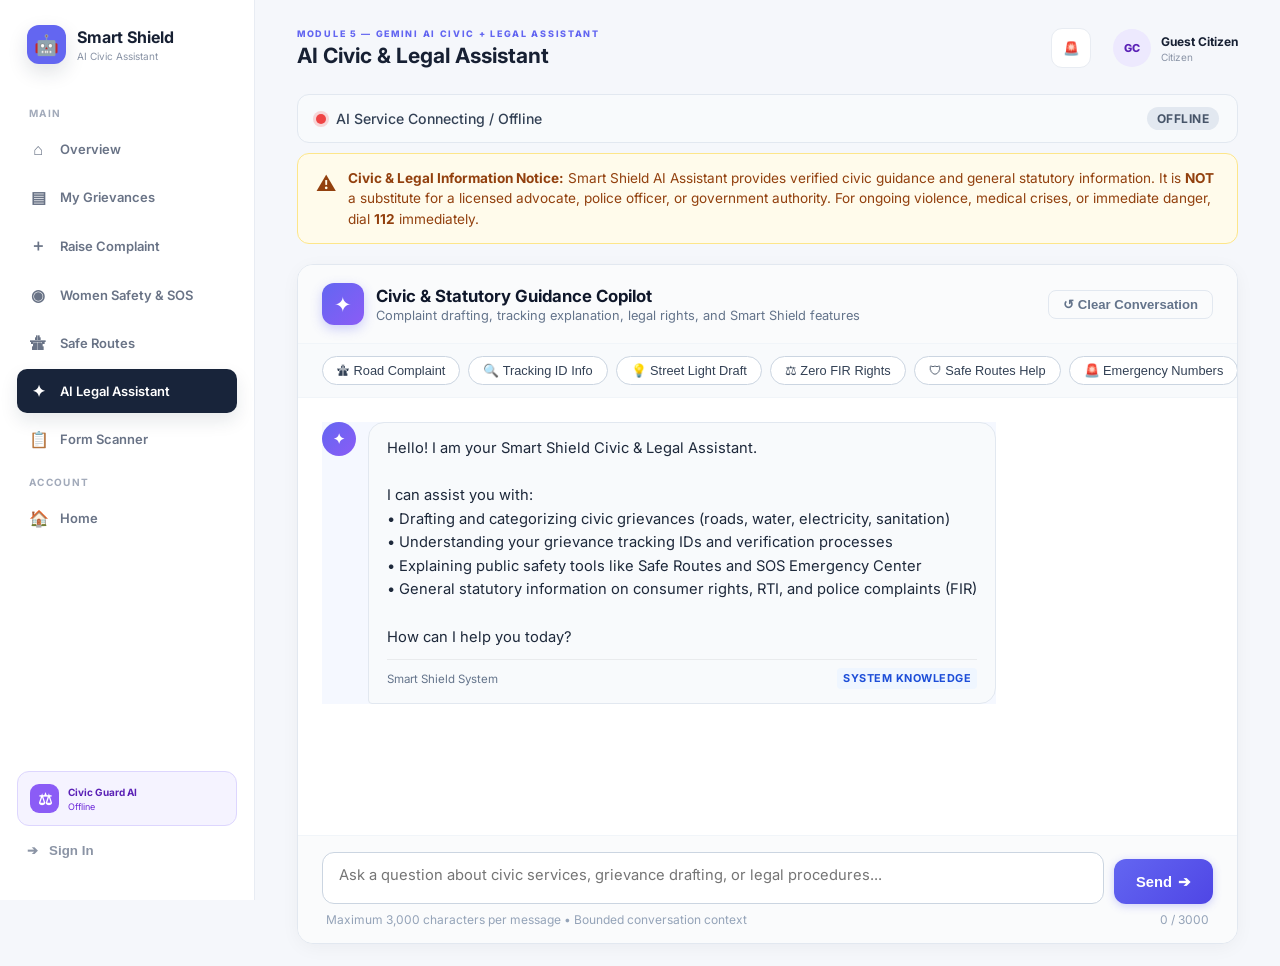
<file: Smart_Shield_Public_Grievance_Frontend/smart_shield_frontend/ai-assistant.html>
<!DOCTYPE html>
<html lang="en">
<head>
  <meta charset="UTF-8">
  <meta name="viewport" content="width=device-width, initial-scale=1.0">
  <title>Smart Shield | AI Civic + Legal Assistant</title>
  <link rel="preconnect" href="https://fonts.googleapis.com">
  <link rel="preconnect" href="https://fonts.gstatic.com" crossorigin>
  <link href="https://fonts.googleapis.com/css2?family=Inter:wght@400;500;600;700;800;900&display=swap" rel="stylesheet">
  <link rel="stylesheet" href="css/grievance.css">
  <link rel="stylesheet" href="css/safety.css">
  <link rel="stylesheet" href="css/safe-routes.css">
  <link rel="stylesheet" href="css/ai-assistant.css">
</head>
<body>
  <div class="app-shell">
    <!-- Sidebar Navigation -->
    <aside class="sidebar" id="sidebar">
      <div class="brand">
        <div class="brand-mark" style="background:#6366f1;">🤖</div>
        <div><strong>Smart Shield</strong><span>AI Civic Assistant</span></div>
      </div>

      <nav class="nav">
        <p class="nav-label">MAIN</p>
        <a class="nav-item" href="grievance.html"><span>⌂</span> Overview</a>
        <a class="nav-item" href="grievance.html#complaints"><span>▤</span> My Grievances</a>
        <a class="nav-item" href="grievance.html#raise"><span>＋</span> Raise Complaint</a>
        <a class="nav-item" href="safety.html"><span>◉</span> Women Safety & SOS</a>
        <a class="nav-item" href="safe-routes.html"><span>🛣</span> Safe Routes</a>
        <a class="nav-item active" href="ai-assistant.html"><span>✦</span> AI Legal Assistant</a>
        <a class="nav-item" href="form-scanner.html"><span>📋</span> Form Scanner</a>
        <p class="nav-label">ACCOUNT</p>
        <a class="nav-item" href="../../index.html"><span>🏠</span> Home</a>
      </nav>

      <div class="sidebar-bottom">
        <div class="safety-mini" style="background:#f5f3ff;border-color:#ddd6fe;">
          <div class="mini-icon" style="background:#8b5cf6;">⚖</div>
          <div><strong style="color:#5b21b6;">Civic Guard AI</strong><small id="sidebarAiStatus" style="color:#6d28d9;">Checking Engine...</small></div>
        </div>
        <button class="logout" id="authBtn">↪ &nbsp; Logout</button>
      </div>
    </aside>

    <main class="main">
      <header class="topbar">
        <button class="menu-btn" id="menuBtn">☰</button>
        <div>
          <p class="eyebrow" style="color:#6366f1;">MODULE 5 — GEMINI AI CIVIC + LEGAL ASSISTANT</p>
          <h1 id="welcomeGreeting">AI Civic &amp; Legal Assistant</h1>
        </div>
        <div class="top-actions">
          <button class="icon-btn" title="Emergency Help" onclick="window.location.href='safety.html'">🚨</button>
          <div class="profile">
            <div class="avatar" id="userAvatar" style="background:#ede9fe;color:#5b21b6;">AI</div>
            <div><strong id="userName">Citizen</strong><small id="userRole">Citizen</small></div>
          </div>
        </div>
      </header>

      <div class="ai-assistant-layout">
        <!-- Banners Container -->
        <div class="ai-banners">
          <!-- Live AI Engine Status Banner -->
          <div class="ai-status-banner" id="aiStatusBanner">
            <div class="ai-status-info">
              <span class="ai-status-indicator" id="statusIndicator"></span>
              <span id="aiStatusText">Connecting to Smart Shield AI Engine...</span>
            </div>
            <span class="ai-engine-badge" id="aiEngineBadge">Checking</span>
          </div>

          <!-- Mandatory Legal Disclaimer Banner -->
          <div class="legal-disclaimer-banner">
            <span class="disclaimer-icon">⚠️</span>
            <div>
              <strong>Civic &amp; Legal Information Notice:</strong>
              Smart Shield AI Assistant provides verified civic guidance and general statutory information. It is <strong>NOT</strong> a substitute for a licensed advocate, police officer, or government authority. For ongoing violence, medical crises, or immediate danger, dial <strong>112</strong> immediately.
            </div>
          </div>
        </div>

        <!-- Chat Application Card -->
        <section class="chat-card">
          <div class="chat-card-header">
            <div class="chat-header-title">
              <div class="chat-avatar-bot">✦</div>
              <div class="chat-title-text">
                <h2>Civic &amp; Statutory Guidance Copilot</h2>
                <p>Complaint drafting, tracking explanation, legal rights, and Smart Shield features</p>
              </div>
            </div>
            <div class="chat-actions">
              <button class="btn-ghost" id="clearChatBtn" title="Reset chat history">↺ Clear Conversation</button>
            </div>
          </div>

          <!-- Quick Suggestion Pills -->
          <div class="quick-prompts-bar">
            <button class="prompt-chip" data-prompt="How do I file a road pothole complaint?">🛣 Road Complaint</button>
            <button class="prompt-chip" data-prompt="What does my grievance tracking ID mean?">🔍 Tracking ID Info</button>
            <button class="prompt-chip" data-prompt="Help me draft a complaint for street light failure">💡 Street Light Draft</button>
            <button class="prompt-chip" data-prompt="What are my rights regarding FIR and Zero FIR in India?">⚖ Zero FIR Rights</button>
            <button class="prompt-chip" data-prompt="How does Safe Routes score and community rating work?">🛡 Safe Routes Help</button>
            <button class="prompt-chip" data-prompt="What should I do in an emergency? What numbers should I call?">🚨 Emergency Numbers</button>
            <button class="prompt-chip" data-prompt="How do I file an RTI application?">📄 RTI Act 2005</button>
          </div>

          <!-- Chat Conversation Viewport -->
          <div class="chat-messages" id="chatMessages">
            <!-- Welcome Initial Message -->
            <div class="message-row assistant">
              <div class="msg-avatar bot">✦</div>
              <div class="message-bubble">
                <div class="msg-content">Hello! I am your Smart Shield Civic & Legal Assistant.

I can assist you with:
• Drafting and categorizing civic grievances (roads, water, electricity, sanitation)
• Understanding your grievance tracking IDs and verification processes
• Explaining public safety tools like Safe Routes and SOS Emergency Center
• General statutory information on consumer rights, RTI, and police complaints (FIR)

How can I help you today?</div>
                <div class="msg-meta-bar">
                  <span>Smart Shield System</span>
                  <span class="msg-source-tag local-kb">SYSTEM KNOWLEDGE</span>
                </div>
              </div>
            </div>
          </div>

          <!-- Chat Input Area -->
          <div class="chat-input-bar">
            <form id="chatForm" class="chat-form">
              <div class="chat-input-row">
                <textarea 
                  id="chatInput" 
                  class="chat-textarea" 
                  placeholder="Ask a question about civic services, grievance drafting, or legal procedures..." 
                  maxlength="3000" 
                  rows="1"
                  required
                ></textarea>
                <button type="submit" id="sendBtn" class="btn-send">
                  <span>Send</span> ➔
                </button>
              </div>
              <div class="chat-input-footer">
                <span>Maximum 3,000 characters per message • Bounded conversation context</span>
                <span id="charCounter">0 / 3000</span>
              </div>
            </form>
          </div>
        </section>
      </div>
    </main>
  </div>

  <!-- Citizen Auth Modal (Sign In / Register) -->
  <div class="modal" id="authModal">
    <div class="modal-card" style="max-width:440px;">
      <button class="close" data-close>×</button>
      <span class="pill" id="authPill">CITIZEN ACCESS</span>
      <h2 id="authTitle" style="margin-top:10px;">Citizen Sign In</h2>
      <p id="authSub" style="margin-bottom:16px;">Sign in to interact with the AI Civic Assistant.</p>
      
      <form id="authForm">
        <div id="authNameRow" style="display:none;margin-bottom:12px;">
          <label>Full Name *<input id="authFullName" placeholder="e.g. Abhay Yadav"></label>
        </div>
        <label>Email Address *<input id="authEmail" type="email" required placeholder="name@example.com"></label>
        <label>Password *<input id="authPassword" type="password" required placeholder="••••••••"></label>
        
        <div style="margin-top:18px;display:flex;gap:10px;">
          <button class="primary-btn" type="submit" id="authSubmitBtn" style="flex:1;">Sign In</button>
          <button class="secondary-btn" type="button" id="authToggleBtn">Register</button>
        </div>
        <p id="authError" style="color:#ef4444;font-size:12px;margin-top:10px;display:none;"></p>
      </form>
    </div>
  </div>

  <script src="js/api.js"></script>
  <script src="js/ai-assistant.js"></script>
</body>
</html>
</file>
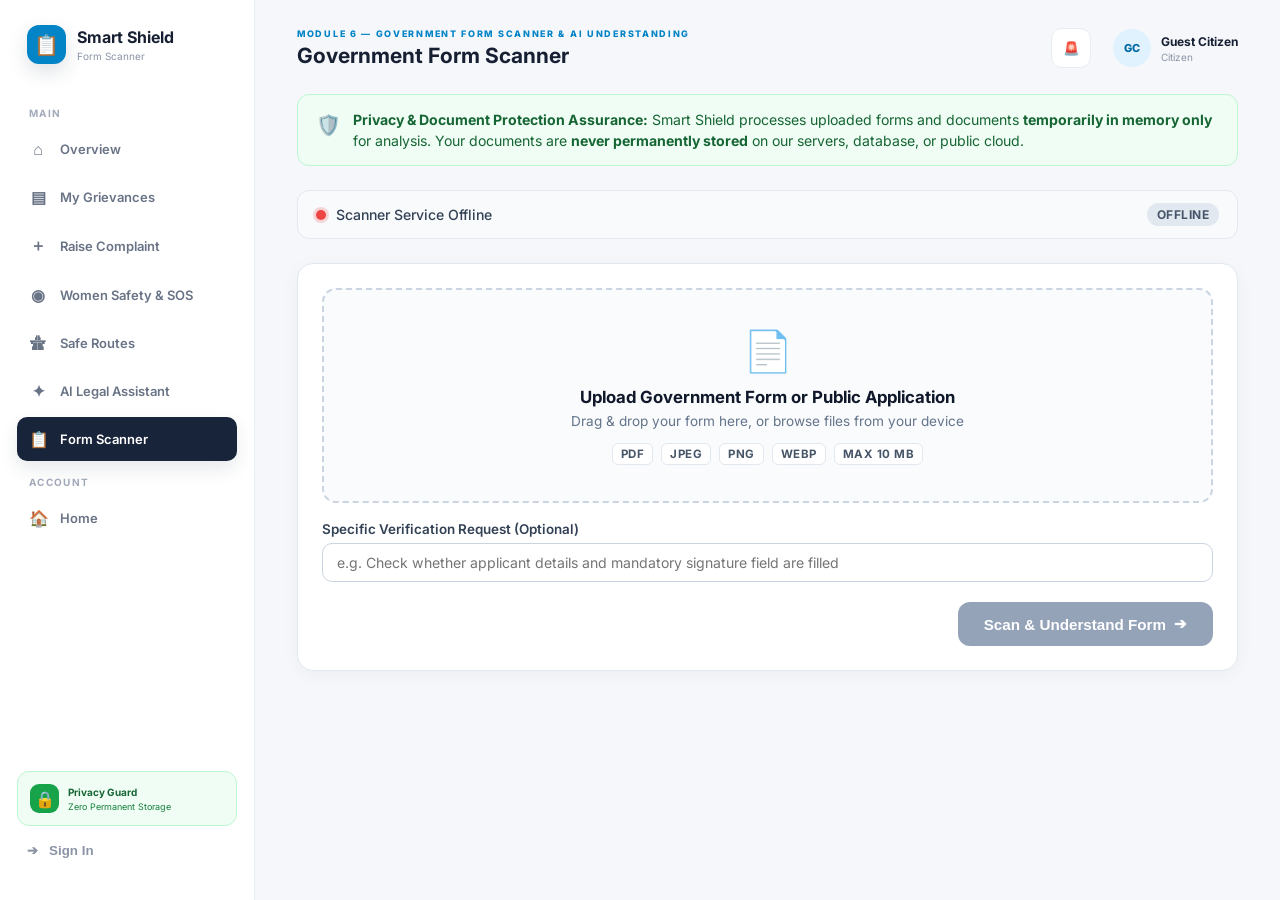
<file: Smart_Shield_Public_Grievance_Frontend/smart_shield_frontend/form-scanner.html>
<!DOCTYPE html>
<html lang="en">
<head>
  <meta charset="UTF-8">
  <meta name="viewport" content="width=device-width, initial-scale=1.0">
  <title>Smart Shield | Government Form Scanner</title>
  <link rel="preconnect" href="https://fonts.googleapis.com">
  <link rel="preconnect" href="https://fonts.gstatic.com" crossorigin>
  <link href="https://fonts.googleapis.com/css2?family=Inter:wght@400;500;600;700;800;900&display=swap" rel="stylesheet">
  <link rel="stylesheet" href="css/grievance.css">
  <link rel="stylesheet" href="css/safety.css">
  <link rel="stylesheet" href="css/safe-routes.css">
  <link rel="stylesheet" href="css/ai-assistant.css">
  <link rel="stylesheet" href="css/form-scanner.css">
</head>
<body>
  <div class="app-shell">
    <!-- Sidebar Navigation -->
    <aside class="sidebar" id="sidebar">
      <div class="brand">
        <div class="brand-mark" style="background:#0284c7;">📋</div>
        <div><strong>Smart Shield</strong><span>Form Scanner</span></div>
      </div>

      <nav class="nav">
        <p class="nav-label">MAIN</p>
        <a class="nav-item" href="grievance.html"><span>⌂</span> Overview</a>
        <a class="nav-item" href="grievance.html#complaints"><span>▤</span> My Grievances</a>
        <a class="nav-item" href="grievance.html#raise"><span>＋</span> Raise Complaint</a>
        <a class="nav-item" href="safety.html"><span>◉</span> Women Safety & SOS</a>
        <a class="nav-item" href="safe-routes.html"><span>🛣</span> Safe Routes</a>
        <a class="nav-item" href="ai-assistant.html"><span>✦</span> AI Legal Assistant</a>
        <a class="nav-item active" href="form-scanner.html"><span>📋</span> Form Scanner</a>
        <p class="nav-label">ACCOUNT</p>
        <a class="nav-item" href="../../index.html"><span>🏠</span> Home</a>
      </nav>

      <div class="sidebar-bottom">
        <div class="safety-mini" style="background:#f0fdf4;border-color:#bbf7d0;">
          <div class="mini-icon" style="background:#16a34a;">🔒</div>
          <div><strong style="color:#166534;">Privacy Guard</strong><small style="color:#15803d;">Zero Permanent Storage</small></div>
        </div>
        <button class="logout" id="authBtn">↪ &nbsp; Logout</button>
      </div>
    </aside>

    <main class="main">
      <header class="topbar">
        <button class="menu-btn" id="menuBtn">☰</button>
        <div>
          <p class="eyebrow" style="color:#0284c7;">MODULE 6 — GOVERNMENT FORM SCANNER &amp; AI UNDERSTANDING</p>
          <h1 id="welcomeGreeting">Government Form Scanner</h1>
        </div>
        <div class="top-actions">
          <button class="icon-btn" title="Emergency Help" onclick="window.location.href='safety.html'">🚨</button>
          <div class="profile">
            <div class="avatar" id="userAvatar" style="background:#e0f2fe;color:#0369a1;">FS</div>
            <div><strong id="userName">Citizen</strong><small id="userRole">Citizen</small></div>
          </div>
        </div>
      </header>

      <div class="scanner-layout">
        <!-- Privacy & Temporary Processing Notice -->
        <div class="privacy-banner">
          <span class="privacy-icon">🛡️</span>
          <div>
            <strong>Privacy &amp; Document Protection Assurance:</strong>
            Smart Shield processes uploaded forms and documents <strong>temporarily in memory only</strong> for analysis. Your documents are <strong>never permanently stored</strong> on our servers, database, or public cloud.
          </div>
        </div>

        <!-- Live Scanner Engine Status Banner -->
        <div class="ai-status-banner" id="scannerStatusBanner">
          <div class="ai-status-info">
            <span class="ai-status-indicator" id="scannerIndicator"></span>
            <span id="scannerStatusText">Checking Government Form Scanner Engine...</span>
          </div>
          <span class="ai-engine-badge" id="scannerBadge">Checking</span>
        </div>

        <!-- Upload Card -->
        <section class="upload-card">
          <div class="dropzone" id="dropzone">
            <div class="dropzone-icon">📄</div>
            <h2 class="dropzone-title">Upload Government Form or Public Application</h2>
            <p class="dropzone-sub">Drag &amp; drop your form here, or browse files from your device</p>
            <div class="file-format-tags">
              <span class="format-tag">PDF</span>
              <span class="format-tag">JPEG</span>
              <span class="format-tag">PNG</span>
              <span class="format-tag">WEBP</span>
              <span class="format-tag">MAX 10 MB</span>
            </div>
            <input type="file" id="fileInput" accept=".pdf,.jpg,.jpeg,.png,.webp" style="display:none;">
          </div>

          <!-- Selected File Card (hidden by default) -->
          <div class="selected-file-box" id="selectedFileBox" style="display:none;">
            <div class="file-info-group">
              <div class="file-type-icon" id="fileTypeIcon">PDF</div>
              <div class="file-details">
                <h4 id="selectedFileName">filename.pdf</h4>
                <p id="selectedFileSize">0 KB • application/pdf</p>
              </div>
            </div>
            <button type="button" class="btn-remove-file" id="removeFileBtn">✕ Remove</button>
          </div>

          <!-- Optional Citizen Note -->
          <div class="instruction-group">
            <label for="instructionInput">Specific Verification Request (Optional)</label>
            <input 
              type="text" 
              id="instructionInput" 
              class="instruction-input" 
              placeholder="e.g. Check whether applicant details and mandatory signature field are filled"
              maxlength="500"
            >
          </div>

          <!-- Actions -->
          <div class="scan-actions">
            <button type="button" class="btn-scan" id="scanBtn" disabled>
              <span>Scan &amp; Understand Form</span> ➔
            </button>
          </div>
        </section>

        <!-- Progress Box (hidden by default) -->
        <div class="scan-progress-box" id="progressBox" style="display:none;">
          <div class="progress-spinner"></div>
          <h3 class="progress-stage-title" id="progressStage">Analyzing Document...</h3>
          <p class="progress-stage-sub" id="progressSub">Inspecting form fields, completeness, and official requirements...</p>
        </div>

        <!-- Scan Results Container (hidden by default) -->
        <div class="scan-results-container" id="resultsContainer" style="display:none;">
          <!-- Document Overview Card -->
          <section class="doc-header-card">
            <div class="doc-meta-row">
              <div>
                <h2 class="doc-type-title" id="resDocType">Public Application Form</h2>
                <p class="doc-summary" id="resDocSummary">Form summary details will appear here.</p>
              </div>
              <div class="doc-badges-group">
                <span class="badge-confidence" id="resConfidence">92% Confidence</span>
                <span class="badge-not-stored">✓ NOT STORED</span>
              </div>
            </div>
          </section>

          <!-- Missing Fields Alert -->
          <div class="section-alert missing" id="missingAlert" style="display:none;">
            <h3>⚠️ Missing or Incomplete Fields Detected</h3>
            <ul id="missingList"></ul>
          </div>

          <!-- Quality Warnings Alert -->
          <div class="section-alert warnings" id="warningsAlert" style="display:none;">
            <h3>🔍 Document Quality &amp; Formatting Notices</h3>
            <ul id="warningsList"></ul>
          </div>

          <!-- Official Verification Alert -->
          <div class="section-alert verification" id="verificationAlert" style="display:none;">
            <h3>🏛️ Statutory Items to Verify Before Submission</h3>
            <ul id="verificationList"></ul>
          </div>

          <!-- Form Fields Card -->
          <section class="fields-card">
            <div class="fields-card-header">
              <h3>Extracted Form Fields (<span id="fieldsCount">0</span>)</h3>
              <div class="filter-pills">
                <button type="button" class="filter-pill active" data-filter="ALL">All Fields</button>
                <button type="button" class="filter-pill" data-filter="EMPTY">Empty / Missing</button>
                <button type="button" class="filter-pill" data-filter="FILLED">Filled</button>
                <button type="button" class="filter-pill" data-filter="UNCLEAR">Unclear</button>
              </div>
            </div>

            <div class="fields-table-container">
              <table class="fields-table">
                <thead>
                  <tr>
                    <th>Field Label</th>
                    <th>Detected Value</th>
                    <th>Status</th>
                    <th>Confidence</th>
                    <th>Filling Guidance</th>
                  </tr>
                </thead>
                <tbody id="fieldsTbody">
                  <!-- Populated dynamically via textContent -->
                </tbody>
              </table>
            </div>
          </section>

          <!-- Legal Disclaimer -->
          <div class="scan-disclaimer-box" id="resDisclaimer">
            This scan provides AI-assisted document guidance only. Verify all information, eligibility requirements and submission instructions against the official government form/instructions before submitting.
          </div>
        </div>
      </div>
    </main>
  </div>

  <!-- Citizen Auth Modal (Sign In / Register) -->
  <div class="modal" id="authModal">
    <div class="modal-card" style="max-width:440px;">
      <button class="close" data-close>×</button>
      <span class="pill" id="authPill">CITIZEN ACCESS</span>
      <h2 id="authTitle" style="margin-top:10px;">Citizen Sign In</h2>
      <p id="authSub" style="margin-bottom:16px;">Sign in to scan and analyze government forms.</p>
      
      <form id="authForm">
        <div id="authNameRow" style="display:none;margin-bottom:12px;">
          <label>Full Name *<input id="authFullName" placeholder="e.g. Abhay Yadav"></label>
        </div>
        <label>Email Address *<input id="authEmail" type="email" required placeholder="name@example.com"></label>
        <label>Password *<input id="authPassword" type="password" required placeholder="••••••••"></label>
        
        <div style="margin-top:18px;display:flex;gap:10px;">
          <button class="primary-btn" type="submit" id="authSubmitBtn" style="flex:1;">Sign In</button>
          <button class="secondary-btn" type="button" id="authToggleBtn">Register</button>
        </div>
        <p id="authError" style="color:#ef4444;font-size:12px;margin-top:10px;display:none;"></p>
      </form>
    </div>
  </div>

  <script src="js/api.js"></script>
  <script src="js/form-scanner.js"></script>
</body>
</html>
</file>
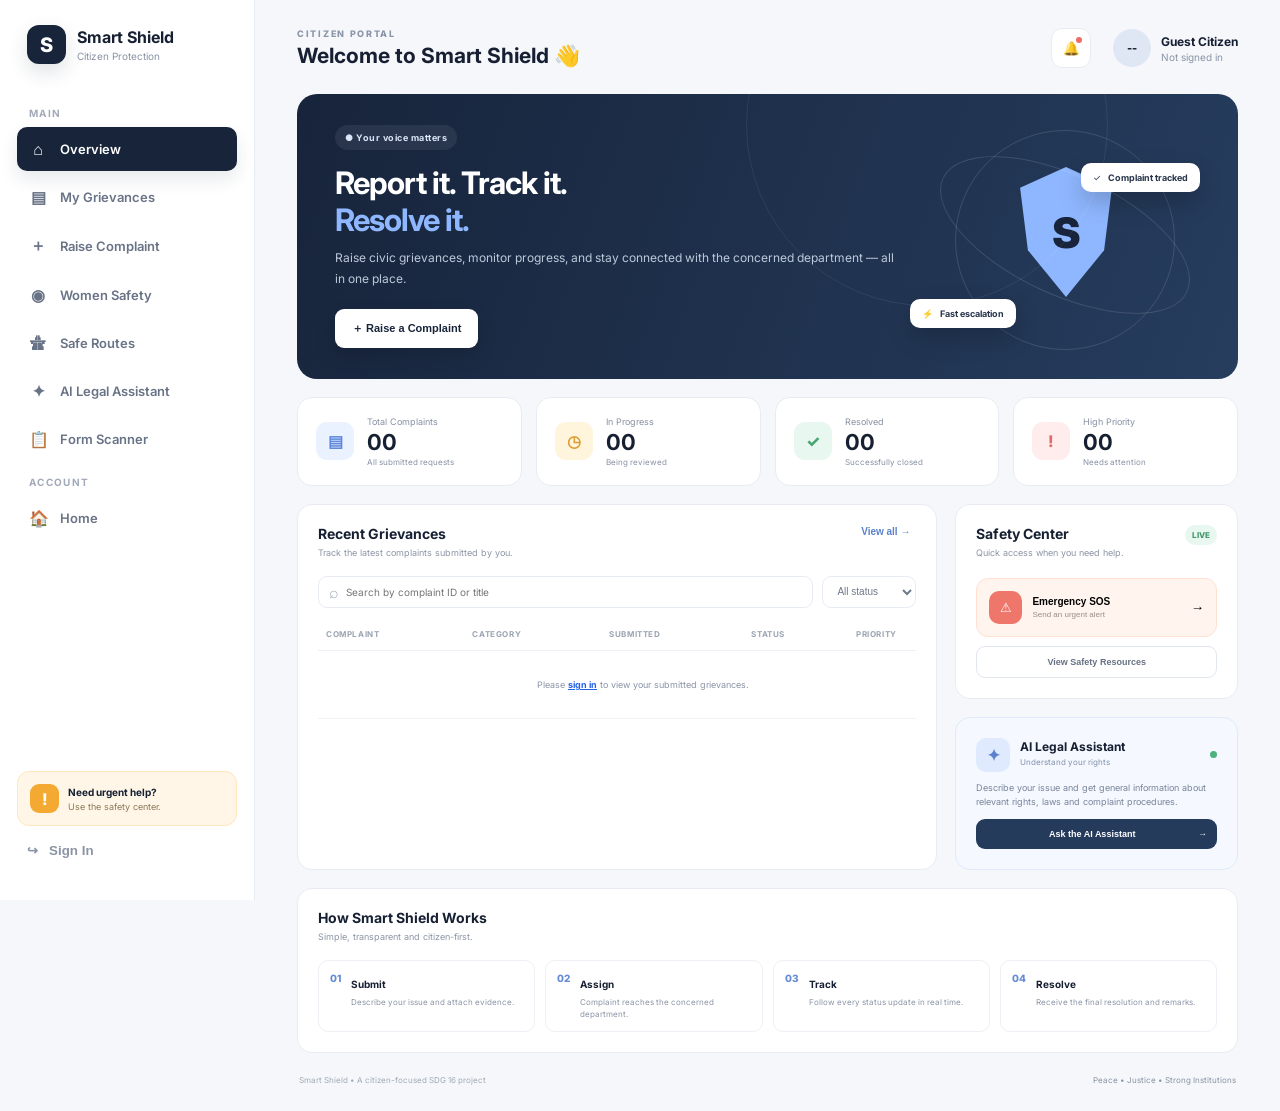
<file: Smart_Shield_Public_Grievance_Frontend/smart_shield_frontend/grievance.html>
<!DOCTYPE html>
<html lang="en">
<head>
  <meta charset="UTF-8">
  <meta name="viewport" content="width=device-width, initial-scale=1.0">
  <title>Smart Shield | Public Grievance</title>
  <link rel="preconnect" href="https://fonts.googleapis.com">
  <link rel="preconnect" href="https://fonts.gstatic.com" crossorigin>
  <link href="https://fonts.googleapis.com/css2?family=Inter:wght@400;500;600;700;800&display=swap" rel="stylesheet">
  <link rel="stylesheet" href="css/grievance.css">
</head>
<body>
  <div class="app-shell">
    <aside class="sidebar" id="sidebar">
      <div class="brand">
        <div class="brand-mark">S</div>
        <div><strong>Smart Shield</strong><span>Citizen Protection</span></div>
      </div>

      <nav class="nav">
        <p class="nav-label">MAIN</p>
        <a class="nav-item active" href="#"><span>⌂</span> Overview</a>
        <a class="nav-item" href="#complaints"><span>▤</span> My Grievances</a>
        <a class="nav-item" id="navRaiseComplaint" href="#raise"><span>＋</span> Raise Complaint</a>
        <a class="nav-item" href="safety.html"><span>◉</span> Women Safety</a>
        <a class="nav-item" href="safe-routes.html"><span>🛣</span> Safe Routes</a>
        <a class="nav-item" href="ai-assistant.html"><span>✦</span> AI Legal Assistant</a>
        <a class="nav-item" href="form-scanner.html"><span>📋</span> Form Scanner</a>
        <p class="nav-label">ACCOUNT</p>
        <a class="nav-item" href="../../index.html"><span>🏠</span> Home</a>
      </nav>

      <div class="sidebar-bottom">
        <div class="safety-mini">
          <div class="mini-icon">!</div>
          <div><strong>Need urgent help?</strong><small>Use the safety center.</small></div>
        </div>
        <button class="logout" id="authBtn">↪ &nbsp; Logout</button>
      </div>
    </aside>

    <main class="main">
      <header class="topbar">
        <button class="menu-btn" id="menuBtn">☰</button>
        <div>
          <p class="eyebrow">CITIZEN PORTAL</p>
          <h1 id="welcomeGreeting">Good evening, Citizen 👋</h1>
        </div>
        <div class="top-actions">
          <button class="icon-btn" title="Notifications">🔔<i></i></button>
          <div class="profile">
            <div class="avatar" id="userAvatar">C</div>
            <div><strong id="userName">Citizen</strong><small id="userRole">Citizen</small></div>
          </div>
        </div>
      </header>

      <section class="hero">
        <div>
          <span class="pill">● Your voice matters</span>
          <h2>Report it. Track it.<br><span>Resolve it.</span></h2>
          <p>Raise civic grievances, monitor progress, and stay connected with the concerned department — all in one place.</p>
          <button class="primary-btn" id="openComplaint">＋ Raise a Complaint</button>
        </div>
        <div class="hero-art">
          <div class="shield">S</div>
          <div class="orbit orbit-1"></div><div class="orbit orbit-2"></div>
          <div class="float-card card-a">✓ <b>Complaint tracked</b></div>
          <div class="float-card card-b">⚡ <b>Fast escalation</b></div>
        </div>
      </section>

      <section class="stats">
        <article class="stat-card"><div class="stat-icon blue">▤</div><div><span>Total Complaints</span><strong id="totalCount">00</strong><small>All submitted requests</small></div></article>
        <article class="stat-card"><div class="stat-icon amber">◷</div><div><span>In Progress</span><strong id="progressCount">00</strong><small>Being reviewed</small></div></article>
        <article class="stat-card"><div class="stat-icon green">✓</div><div><span>Resolved</span><strong id="resolvedCount">00</strong><small>Successfully closed</small></div></article>
        <article class="stat-card"><div class="stat-icon red">!</div><div><span>High Priority</span><strong id="priorityCount">00</strong><small>Needs attention</small></div></article>
      </section>

      <section class="content-grid">
        <div class="panel complaints" id="complaints">
          <div class="panel-head">
            <div><h3>Recent Grievances</h3><p>Track the latest complaints submitted by you.</p></div>
            <button class="text-btn" id="viewAll">View all →</button>
          </div>
          <div class="toolbar">
            <div class="search"><span>⌕</span><input id="searchInput" placeholder="Search by complaint ID or title"></div>
            <select id="statusFilter"><option value="all">All status</option><option value="Pending">Pending</option><option value="In Progress">In Progress</option><option value="Resolved">Resolved</option><option value="Escalated">Escalated</option></select>
          </div>
          <div class="table-wrap">
            <table>
              <thead><tr><th>Complaint</th><th>Category</th><th>Submitted</th><th>Status</th><th>Priority</th></tr></thead>
              <tbody id="complaintTable">
                <tr id="loadingRow"><td colspan="5" style="text-align:center;padding:24px;color:#8a94a6;">Loading grievances...</td></tr>
              </tbody>
            </table>
          </div>
        </div>

        <div class="side-stack">
          <article class="panel quick" id="safety">
            <div class="panel-head"><div><h3>Safety Center</h3><p>Quick access when you need help.</p></div><span class="live">LIVE</span></div>
            <button class="safety-btn" id="sosBtn" onclick="window.location.href='safety.html?trigger=true'"><span>⚠</span><div><b>Emergency SOS</b><small>Send an urgent alert</small></div><em>→</em></button>
            <button class="outline-btn" onclick="window.location.href='safety.html'">View Safety Resources</button>
          </article>

          <article class="panel assistant" id="assistant">
            <div class="ai-top"><div class="ai-icon">✦</div><div><h3>AI Legal Assistant</h3><p>Understand your rights</p></div><span class="online"></span></div>
            <p class="ai-copy">Describe your issue and get general information about relevant rights, laws and complaint procedures.</p>
            <button class="assistant-btn" id="assistantBtn">Ask the AI Assistant <span>→</span></button>
          </article>
        </div>
      </section>

      <section class="how panel" id="raise">
        <div class="panel-head"><div><h3>How Smart Shield Works</h3><p>Simple, transparent and citizen-first.</p></div></div>
        <div class="steps">
          <div><span>01</span><div><b>Submit</b><p>Describe your issue and attach evidence.</p></div></div>
          <div><span>02</span><div><b>Assign</b><p>Complaint reaches the concerned department.</p></div></div>
          <div><span>03</span><div><b>Track</b><p>Follow every status update in real time.</p></div></div>
          <div><span>04</span><div><b>Resolve</b><p>Receive the final resolution and remarks.</p></div></div>
        </div>
      </section>

      <footer>Smart Shield • A citizen-focused SDG 16 project <span>Peace • Justice • Strong Institutions</span></footer>
    </main>
  </div>

  <div class="modal" id="complaintModal">
    <div class="modal-card">
      <button class="close" data-close>×</button>
      <span class="pill">NEW GRIEVANCE</span><h2>Raise a Complaint</h2><p>Provide the details below. Required fields are marked with *.</p>
      <form id="complaintForm">
        <div class="form-row">
          <label>Complaint category *
            <select id="category" required>
              <option value="">Select category</option>
              <option value="PUBLIC_SAFETY">Public Safety</option>
              <option value="ROADS">Roads</option>
              <option value="SANITATION">Sanitation</option>
              <option value="WATER_SUPPLY">Water Supply</option>
              <option value="ELECTRICITY">Electricity</option>
              <option value="CORRUPTION">Corruption</option>
            </select>
          </label>
          <label>Priority *
            <select id="priority" required>
              <option value="LOW">Low</option>
              <option value="MEDIUM" selected>Medium</option>
              <option value="HIGH">High</option>
              <option value="CRITICAL">Critical</option>
            </select>
          </label>
        </div>
        <label>Complaint title *<input id="title" required placeholder="e.g. Street light not working"></label>
        <label>Location *<input id="location" required placeholder="Area / landmark"></label>
        <label>Description *<textarea id="description" required rows="4" placeholder="Explain your problem clearly..."></textarea></label>
        <label>Evidence <input type="file" id="evidence" accept="image/*,.pdf"></label>
        <button class="primary-btn full" type="submit" id="submitComplaintBtn">Submit Complaint →</button>
      </form>
    </div>
  </div>

  <!-- Grievance Details, Status History & Evidence Modal -->
  <div class="modal" id="detailsModal">
    <div class="modal-card">
      <button class="close" data-close>×</button>
      <span class="pill" id="detailsTrackingId">SS-YYYY-XXXX</span>
      <h2 id="detailsTitle" style="margin-top:10px;">Grievance Details</h2>
      <p id="detailsSubmitted" style="margin-bottom:12px;">Submitted on --</p>

      <div class="details-section">
        <div class="details-grid">
          <div><small>Status</small><div id="detailsStatus"><span class="status pending">Pending</span></div></div>
          <div><small>Priority</small><div id="detailsPriority"><span class="priority medium">Medium</span></div></div>
          <div><small>Category</small><strong id="detailsCategory">--</strong></div>
          <div><small>Location</small><strong id="detailsLocation">--</strong></div>
        </div>
        <div style="margin-top:12px;">
          <small style="color:#8a94a6;font-size:9px;font-weight:700;display:block;text-transform:uppercase;margin-bottom:3px;">Description</small>
          <p id="detailsDescription" style="margin:0;font-size:11px;color:#334155;line-height:1.6;white-space:pre-wrap;"></p>
        </div>
      </div>

      <!-- Status History Timeline -->
      <div class="details-section">
        <h3 style="font-size:12px;margin:0 0 6px;">Status History</h3>
        <div id="historyList" class="timeline-list">
          <p style="color:#8a94a6;font-size:10px;margin:0;">No history records available.</p>
        </div>
      </div>

      <!-- Evidence Metadata & Attach Form -->
      <div class="details-section">
        <h3 style="font-size:12px;margin:0 0 6px;">Evidence Files</h3>
        <div id="evidenceList" class="evidence-list">
          <p style="color:#8a94a6;font-size:10px;margin:0;">No evidence files attached.</p>
        </div>
        <form id="attachEvidenceForm" style="margin-top:12px;display:flex;gap:8px;align-items:center;">
          <input type="file" id="attachEvidenceFile" accept="image/*,.pdf" required style="flex:1;margin-top:0;padding:8px;">
          <button class="primary-btn" type="submit" id="attachEvidenceBtn" style="white-space:nowrap;padding:9px 14px;">Attach Evidence</button>
        </form>
      </div>
    </div>
  </div>

  <!-- Citizen Auth Modal (Sign In / Register) -->
  <div class="modal" id="authModal">
    <div class="modal-card" style="max-width:440px;">
      <button class="close" data-close>×</button>
      <span class="pill" id="authPill">CITIZEN ACCESS</span>
      <h2 id="authTitle" style="margin-top:10px;">Citizen Sign In</h2>
      <p id="authSub" style="margin-bottom:16px;">Sign in to submit and track your civic grievances.</p>
      
      <form id="authForm">
        <div id="authNameRow" style="display:none;margin-bottom:12px;">
          <label>Full Name *<input id="authFullName" placeholder="e.g. Abhay Yadav"></label>
        </div>
        <label>Email Address *<input id="authEmail" type="email" required placeholder="name@example.com"></label>
        <label>Password *<input id="authPassword" type="password" required placeholder="••••••••"></label>
        <button class="primary-btn full" type="submit" id="authSubmitBtn" style="margin-top:14px;">Sign In →</button>
      </form>

      <div style="margin-top:16px;text-align:center;font-size:10px;color:#6b7280;">
        <span id="authTogglePrompt">Don't have an account?</span>
        <button type="button" id="authToggleBtn" style="background:none;border:0;color:#2563eb;font-weight:700;cursor:pointer;margin-left:4px;padding:0;">Sign Up</button>
      </div>
    </div>
  </div>

  <div class="toast" id="toast">✓ Complaint submitted successfully</div>
  <script src="js/api.js"></script>
  <script src="js/grievance.js"></script>
</body>
</html>
</file>
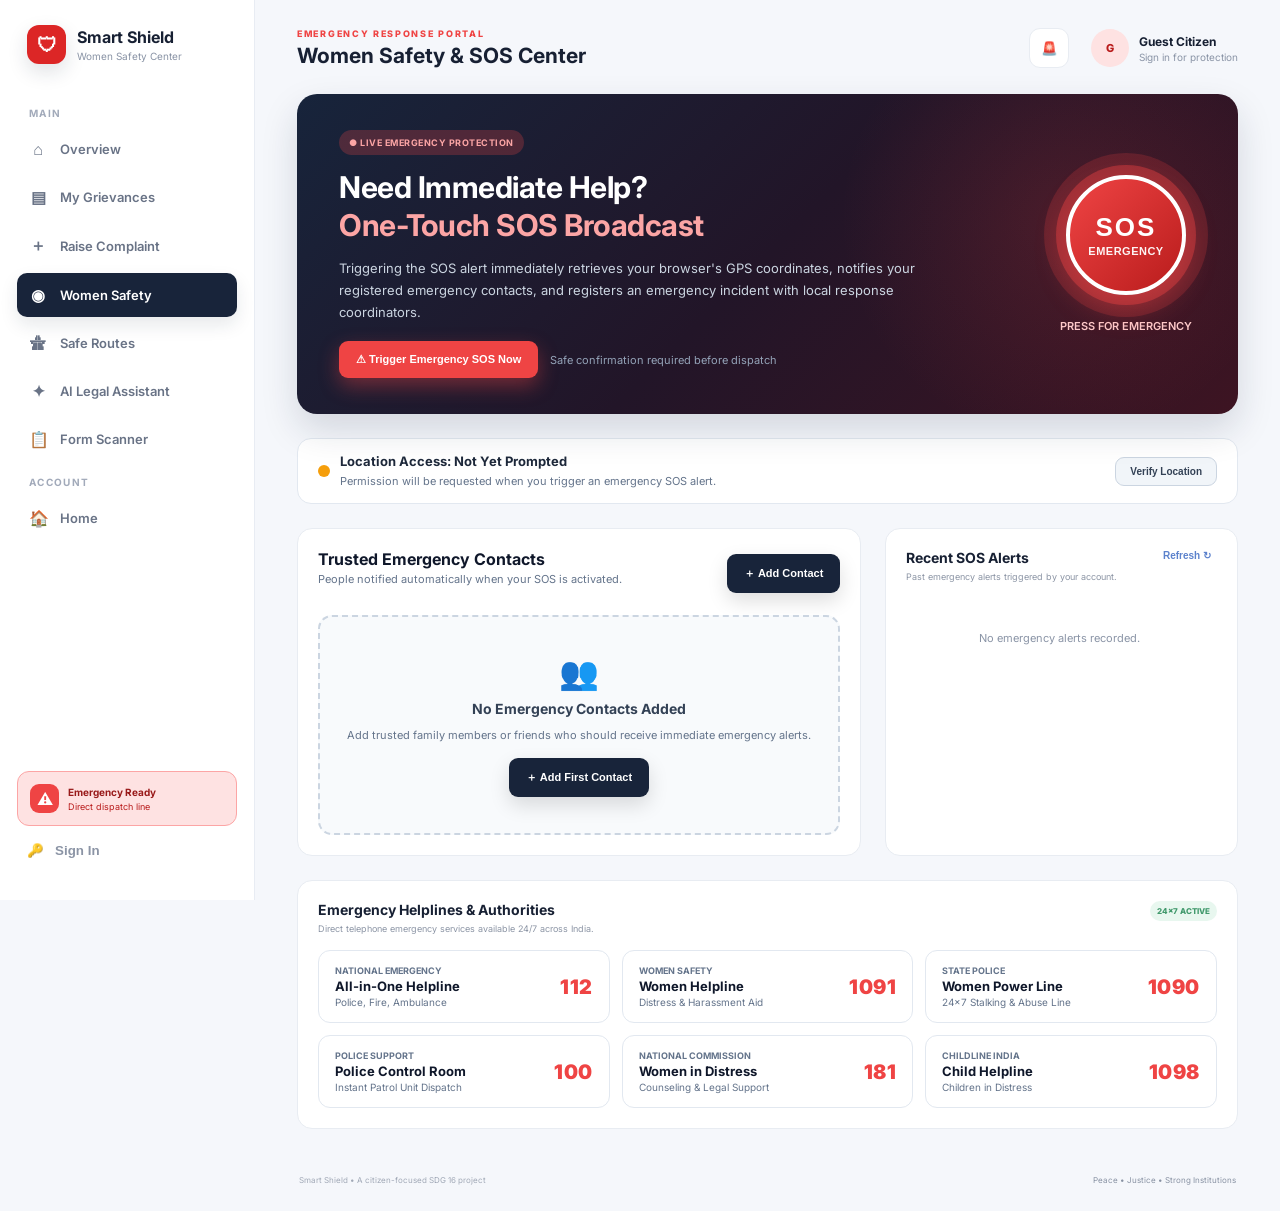
<file: Smart_Shield_Public_Grievance_Frontend/smart_shield_frontend/safety.html>
<!DOCTYPE html>
<html lang="en">
<head>
  <meta charset="UTF-8">
  <meta name="viewport" content="width=device-width, initial-scale=1.0">
  <title>Smart Shield | Women Safety & Emergency SOS Center</title>
  <link rel="preconnect" href="https://fonts.googleapis.com">
  <link rel="preconnect" href="https://fonts.gstatic.com" crossorigin>
  <link href="https://fonts.googleapis.com/css2?family=Inter:wght@400;500;600;700;800;900&display=swap" rel="stylesheet">
  <link rel="stylesheet" href="css/grievance.css">
  <link rel="stylesheet" href="css/safety.css">
</head>
<body>
  <div class="app-shell">
    <!-- Sidebar Navigation -->
    <aside class="sidebar" id="sidebar">
      <div class="brand">
        <div class="brand-mark" style="background:#dc2626;">🛡</div>
        <div><strong>Smart Shield</strong><span>Women Safety Center</span></div>
      </div>

      <nav class="nav">
        <p class="nav-label">MAIN</p>
        <a class="nav-item" href="grievance.html"><span>⌂</span> Overview</a>
        <a class="nav-item" href="grievance.html#complaints"><span>▤</span> My Grievances</a>
        <a class="nav-item" href="grievance.html#raise"><span>＋</span> Raise Complaint</a>
        <a class="nav-item active" href="safety.html"><span>◉</span> Women Safety</a>
        <a class="nav-item" href="safe-routes.html"><span>🛣</span> Safe Routes</a>
        <a class="nav-item" href="ai-assistant.html"><span>✦</span> AI Legal Assistant</a>
        <a class="nav-item" href="form-scanner.html"><span>📋</span> Form Scanner</a>
        <p class="nav-label">ACCOUNT</p>
        <a class="nav-item" href="../../index.html"><span>🏠</span> Home</a>
      </nav>

      <div class="sidebar-bottom">
        <div class="safety-mini" style="background:#fee2e2;border-color:#fca5a5;">
          <div class="mini-icon" style="background:#ef4444;">⚠</div>
          <div><strong style="color:#991b1b;">Emergency Ready</strong><small style="color:#b91c1c;">Direct dispatch line</small></div>
        </div>
        <button class="logout" id="authBtn">↪ &nbsp; Logout</button>
      </div>
    </aside>

    <main class="main">
      <header class="topbar">
        <button class="menu-btn" id="menuBtn">☰</button>
        <div>
          <p class="eyebrow" style="color:#ef4444;">EMERGENCY RESPONSE PORTAL</p>
          <h1 id="welcomeGreeting">Women Safety &amp; SOS Center</h1>
        </div>
        <div class="top-actions">
          <button class="icon-btn" title="Emergency Help" onclick="window.location.href='#helplines'">🚨</button>
          <div class="profile">
            <div class="avatar" id="userAvatar" style="background:#fee2e2;color:#b91c1c;">AY</div>
            <div><strong id="userName">Citizen</strong><small id="userRole">Citizen</small></div>
          </div>
        </div>
      </header>

      <!-- Emergency SOS Hero Section -->
      <section class="safety-hero">
        <div class="safety-hero-text">
          <span class="pill" style="background:rgba(239, 68, 68, 0.25);color:#fca5a5;">● LIVE EMERGENCY PROTECTION</span>
          <h2>Need Immediate Help?<br><span>One-Touch SOS Broadcast</span></h2>
          <p>
            Triggering the SOS alert immediately retrieves your browser's GPS coordinates,
            notifies your registered emergency contacts, and registers an emergency incident
            with local response coordinators.
          </p>
          <div style="display:flex;gap:12px;align-items:center;">
            <button class="primary-btn" id="triggerSosDirectBtn" style="background:#ef4444;color:#fff;box-shadow:0 8px 20px rgba(239, 68, 68, 0.4);">
              ⚠ Trigger Emergency SOS Now
            </button>
            <span style="font-size:11px;color:#94a3b8;">Safe confirmation required before dispatch</span>
          </div>
        </div>

        <div class="sos-trigger-wrap">
          <div class="sos-pulse-container">
            <div class="sos-ring"></div>
            <div class="sos-ring-2"></div>
            <button class="sos-main-btn" id="mainSosBtn" title="Press to trigger Emergency SOS">
              SOS
              <span>Emergency</span>
            </button>
          </div>
          <p class="sos-hint">PRESS FOR EMERGENCY</p>
        </div>
      </section>

      <!-- Browser Geolocation Diagnostic Banner -->
      <section class="geo-banner" id="geoBanner">
        <div class="geo-status-indicator">
          <div class="geo-dot" id="geoDot"></div>
          <div>
            <strong id="geoStatusText">Checking Browser Geolocation Access...</strong>
            <small id="geoSubText">Location is required to send real-time coordinates to emergency responders.</small>
          </div>
        </div>
        <button class="primary-btn" id="requestGeoBtn" style="padding:8px 14px;font-size:10px;background:#f1f5f9;color:#334155;box-shadow:none;border:1px solid #cbd5e1;">
          Verify Location
        </button>
      </section>

      <!-- Active / Latest SOS Alert Monitor -->
      <section class="latest-alert-card panel" id="latestAlertPanel" style="display:none;">
        <div class="panel-head" style="margin-bottom:14px;">
          <div>
            <h3 style="display:flex;align-items:center;gap:8px;">
              <span>🚨</span> Active Emergency Alert Status
            </h3>
            <p id="latestAlertTime">Triggered just now</p>
          </div>
          <span class="alert-status-badge" id="latestAlertStatus">TRIGGERED</span>
        </div>

        <div style="display:grid;grid-template-columns:repeat(5,1fr);gap:12px;background:#f8fafc;border:1px solid #e2e8f0;border-radius:12px;padding:14px;margin-bottom:14px;">
          <div>
            <small style="color:#64748b;font-size:9px;font-weight:700;display:block;text-transform:uppercase;">Latitude</small>
            <strong id="latestLat" style="font-size:12px;color:#0f172a;">--</strong>
          </div>
          <div>
            <small style="color:#64748b;font-size:9px;font-weight:700;display:block;text-transform:uppercase;">Longitude</small>
            <strong id="latestLng" style="font-size:12px;color:#0f172a;">--</strong>
          </div>
          <div>
            <small style="color:#64748b;font-size:9px;font-weight:700;display:block;text-transform:uppercase;">Admin Monitoring</small>
            <span class="notification-badge SENT" style="background:#ecfdf5;color:#047857;">ACTIVE</span>
          </div>
          <div>
            <small style="color:#64748b;font-size:9px;font-weight:700;display:block;text-transform:uppercase;">Email Alert</small>
            <span class="notification-badge" id="latestEmailStatus">--</span>
          </div>
          <div>
            <small style="color:#64748b;font-size:9px;font-weight:700;display:block;text-transform:uppercase;">Telegram Alert</small>
            <span class="notification-badge" id="latestTelegramStatus">--</span>
          </div>
        </div>

        <div style="display:flex;justify-content:space-between;align-items:center;">
          <p id="latestNotifDetails" style="font-size:11px;color:#475569;margin:0;">Loading alert details...</p>
          <a id="latestMapLink" href="#" target="_blank" rel="noopener noreferrer" style="font-size:11px;font-weight:700;color:#2563eb;text-decoration:none;">
            View Coordinates on Map ↗
          </a>
        </div>
      </section>

      <!-- Main Two-Column Layout -->
      <section class="safety-grid">
        <!-- Left: Emergency Contacts Section -->
        <article class="panel">
          <div class="contacts-header">
            <div>
              <h3>Trusted Emergency Contacts</h3>
              <p>People notified automatically when your SOS is activated.</p>
            </div>
            <button class="primary-btn" id="addContactBtn" style="background:#18243a;color:#fff;">
              ＋ Add Contact
            </button>
          </div>

          <div class="contacts-list" id="contactsContainer">
            <div class="empty-state">
              <div class="empty-state-icon">👥</div>
              <h4>No Emergency Contacts Added</h4>
              <p>Add trusted family members or friends who should receive immediate emergency alerts.</p>
              <button class="primary-btn" id="emptyAddContactBtn" style="background:#18243a;color:#fff;">
                Add First Contact
              </button>
            </div>
          </div>
        </article>

        <!-- Right: SOS Alerts History -->
        <article class="panel">
          <div class="panel-head" style="margin-bottom:14px;">
            <div>
              <h3>Recent SOS Alerts</h3>
              <p>Past emergency alerts triggered by your account.</p>
            </div>
            <button class="text-btn" id="refreshAlertsBtn">Refresh ↻</button>
          </div>

          <div id="alertsHistoryContainer" style="display:flex;flex-direction:column;gap:10px;max-height:360px;overflow-y:auto;padding-right:4px;">
            <p style="text-align:center;color:#8a94a6;font-size:11px;padding:24px;">No emergency alerts recorded.</p>
          </div>
        </article>
      </section>

      <!-- Emergency Helplines & Guidance -->
      <section class="panel" id="helplines" style="margin-bottom:24px;">
        <div class="panel-head" style="margin-bottom:16px;">
          <div>
            <h3>Emergency Helplines &amp; Authorities</h3>
            <p>Direct telephone emergency services available 24/7 across India.</p>
          </div>
          <span class="live">24×7 ACTIVE</span>
        </div>

        <div class="helplines-grid">
          <a class="helpline-card" href="tel:112">
            <div class="helpline-info">
              <small>National Emergency</small>
              <strong>All-in-One Helpline</strong>
              <p style="margin:0;font-size:10px;color:#64748b;">Police, Fire, Ambulance</p>
            </div>
            <div class="helpline-number">112</div>
          </a>

          <a class="helpline-card" href="tel:1091">
            <div class="helpline-info">
              <small>Women Safety</small>
              <strong>Women Helpline</strong>
              <p style="margin:0;font-size:10px;color:#64748b;">Distress & Harassment Aid</p>
            </div>
            <div class="helpline-number">1091</div>
          </a>

          <a class="helpline-card" href="tel:1090">
            <div class="helpline-info">
              <small>State Police</small>
              <strong>Women Power Line</strong>
              <p style="margin:0;font-size:10px;color:#64748b;">24x7 Stalking & Abuse Line</p>
            </div>
            <div class="helpline-number">1090</div>
          </a>

          <a class="helpline-card" href="tel:100">
            <div class="helpline-info">
              <small>Police Support</small>
              <strong>Police Control Room</strong>
              <p style="margin:0;font-size:10px;color:#64748b;">Instant Patrol Unit Dispatch</p>
            </div>
            <div class="helpline-number">100</div>
          </a>

          <a class="helpline-card" href="tel:181">
            <div class="helpline-info">
              <small>National Commission</small>
              <strong>Women in Distress</strong>
              <p style="margin:0;font-size:10px;color:#64748b;">Counseling & Legal Support</p>
            </div>
            <div class="helpline-number">181</div>
          </a>

          <a class="helpline-card" href="tel:1098">
            <div class="helpline-info">
              <small>Childline India</small>
              <strong>Child Helpline</strong>
              <p style="margin:0;font-size:10px;color:#64748b;">Children in Distress</p>
            </div>
            <div class="helpline-number">1098</div>
          </a>
        </div>
      </section>

      <footer>
        Smart Shield • A citizen-focused SDG 16 project
        <span>Peace • Justice • Strong Institutions</span>
      </footer>
    </main>
  </div>

  <!-- SOS Confirmation Modal -->
  <div class="modal" id="sosConfirmModal">
    <div class="modal-card" style="max-width:480px;text-align:center;">
      <button class="close" data-close>×</button>
      <div style="width:60px;height:60px;border-radius:50%;background:#fee2e2;color:#ef4444;font-size:28px;display:inline-flex;align-items:center;justify-content:center;margin-bottom:12px;">
        ⚠
      </div>
      <h2 style="font-size:20px;margin-top:0;">Confirm Emergency SOS</h2>
      <p style="font-size:11px;color:#64748b;margin-bottom:16px;">
        Are you sure you want to trigger an Emergency SOS alert?<br>
        Your exact browser location will be captured and sent to your emergency contacts.
      </p>

      <div style="text-align:left;margin-bottom:16px;">
        <label style="font-size:10px;font-weight:700;color:#475569;display:block;margin-bottom:6px;">
          Emergency Message (Optional):
        </label>
        <input type="text" id="sosMessageInput" value="Emergency assistance required immediately" placeholder="e.g. In immediate danger, please help" style="width:100%;border:1px solid #cbd5e1;border-radius:8px;padding:9px;font-size:11px;">
      </div>

      <div style="display:flex;gap:10px;">
        <button class="outline-btn" style="flex:1;margin-top:0;padding:11px;" id="cancelSosConfirmBtn">
          Cancel
        </button>
        <button class="primary-btn" style="flex:1.5;background:#ef4444;color:#fff;padding:11px;" id="confirmSosBtn">
          Yes, Trigger SOS Now →
        </button>
      </div>
    </div>
  </div>

  <!-- Live SOS Dispatch Steps Overlay -->
  <div class="dispatch-overlay" id="dispatchOverlay">
    <div class="dispatch-card">
      <div class="dispatch-icon" id="dispatchIcon">🚨</div>
      <h3 class="dispatch-title" id="dispatchTitle">Dispatching SOS Alert</h3>
      <p class="dispatch-status" id="dispatchStatusText">Acquiring current GPS location from browser...</p>

      <div class="dispatch-steps">
        <div class="step-item active" id="stepLocation">
          <div class="step-check">1</div>
          <span>Acquire browser GPS coordinates</span>
        </div>
        <div class="step-item" id="stepRegister">
          <div class="step-check">2</div>
          <span>Register persistent SOS incident with server</span>
        </div>
        <div class="step-item" id="stepNotify">
          <div class="step-check">3</div>
          <span>Dispatch emergency notification to contacts</span>
        </div>
      </div>

      <div style="display:none;" id="dispatchSuccessActions">
        <button class="primary-btn full" id="closeDispatchBtn" style="background:#10b981;color:#fff;">
          Done
        </button>
      </div>

      <div style="display:none;" id="dispatchErrorActions">
        <button class="primary-btn full" id="retryDispatchBtn" style="background:#ef4444;color:#fff;margin-bottom:8px;">
          Retry SOS
        </button>
        <button class="outline-btn" id="dismissDispatchBtn">
          Close
        </button>
      </div>
    </div>
  </div>

  <!-- Add / Edit Emergency Contact Modal -->
  <div class="modal" id="contactModal">
    <div class="modal-card" style="max-width:480px;">
      <button class="close" data-close>×</button>
      <span class="pill" id="contactModalPill">EMERGENCY CONTACT</span>
      <h2 id="contactModalTitle" style="margin-top:10px;">Add Emergency Contact</h2>
      <p id="contactModalSub" style="margin-bottom:18px;">Enter the details of a trusted person to notify during emergencies.</p>

      <form id="contactForm">
        <input type="hidden" id="contactEditId">
        <label>Full Name *
          <input type="text" id="contactName" required placeholder="e.g. Ramesh Sharma" minlength="2" maxlength="100">
        </label>
        <label>Phone Number *
          <input type="tel" id="contactPhone" required placeholder="e.g. +919876543210" pattern="^[0-9+()\-\s]{7,20}$">
        </label>
        <div class="form-row">
          <label>Relationship *
            <select id="contactRelationship" required>
              <option value="">Select relationship</option>
              <option value="Father">Father</option>
              <option value="Mother">Mother</option>
              <option value="Spouse">Spouse</option>
              <option value="Sibling">Sibling</option>
              <option value="Child">Child</option>
              <option value="Friend">Friend</option>
              <option value="Guardian">Guardian</option>
              <option value="Colleague">Colleague</option>
              <option value="Other">Other</option>
            </select>
          </label>
          <label>Email (For instant email alerts)
            <input type="email" id="contactEmail" placeholder="name@example.com" maxlength="120">
          </label>
        </div>
        <div style="margin-top:8px;margin-bottom:14px;display:flex;align-items:center;gap:8px;">
          <input type="checkbox" id="contactActive" checked style="width:auto;margin:0;">
          <label for="contactActive" style="margin:0;font-size:11px;font-weight:600;color:#334155;cursor:pointer;">
            Enable this contact for emergency broadcasts
          </label>
        </div>
        <button class="primary-btn full" type="submit" id="saveContactBtn">
          Save Emergency Contact →
        </button>
      </form>
    </div>
  </div>

  <!-- Citizen Auth Modal (Sign In / Register) -->
  <div class="modal" id="authModal">
    <div class="modal-card" style="max-width:440px;">
      <button class="close" data-close>×</button>
      <span class="pill" id="authPill">CITIZEN ACCESS</span>
      <h2 id="authTitle" style="margin-top:10px;">Citizen Sign In</h2>
      <p id="authSub" style="margin-bottom:16px;">Sign in to access your safety center and emergency contacts.</p>

      <form id="authForm">
        <div id="authNameRow" style="display:none;margin-bottom:12px;">
          <label>Full Name *<input id="authFullName" placeholder="e.g. Priya Sharma"></label>
        </div>
        <label>Email Address *<input id="authEmail" type="email" required placeholder="name@example.com"></label>
        <label>Password *<input id="authPassword" type="password" required placeholder="••••••••"></label>
        <button class="primary-btn full" type="submit" id="authSubmitBtn" style="margin-top:14px;">Sign In →</button>
      </form>

      <div style="margin-top:16px;text-align:center;font-size:10px;color:#6b7280;">
        <span id="authTogglePrompt">Don't have an account?</span>
        <button type="button" id="authToggleBtn" style="background:none;border:0;color:#2563eb;font-weight:700;cursor:pointer;margin-left:4px;padding:0;">Sign Up</button>
      </div>
    </div>
  </div>

  <!-- Telegram Connection Modal -->
  <div class="modal" id="telegramModal">
    <div class="modal-card" style="max-width:480px;text-align:center;">
      <button class="close" data-close>×</button>
      <div style="width:56px;height:56px;border-radius:50%;background:#e0f2fe;color:#0284c7;font-size:26px;display:inline-flex;align-items:center;justify-content:center;margin-bottom:12px;">
        ✈
      </div>
      <h2 style="font-size:18px;margin-top:0;" id="telegramModalTitle">Connect Emergency Contact via Telegram</h2>
      <p style="font-size:11px;color:#64748b;margin-bottom:18px;" id="telegramModalSub">
        Ask this contact to connect with the Smart Shield Telegram Bot to receive instant SOS notifications with live GPS maps.
      </p>

      <!-- Active Connection Instructions State -->
      <div id="telegramConnectingState">
        <div style="background:#f8fafc;border:1px solid #e2e8f0;border-radius:12px;padding:16px;margin-bottom:16px;text-align:left;">
          <p style="font-size:11px;font-weight:700;color:#0f172a;margin:0 0 8px;">Instructions for your contact:</p>
          <ol style="margin:0;padding-left:18px;font-size:11px;color:#475569;line-height:1.6;">
            <li>Ask them to open the Telegram Bot: <strong id="telegramBotUsernameDisplay">@SmartShieldAlertBot</strong></li>
            <li>Press <strong>START</strong> in the bot</li>
            <li>Submit the single-use connection code below:</li>
          </ol>
        </div>

        <div style="background:#0f172a;color:#fff;border-radius:12px;padding:16px;margin-bottom:14px;text-align:center;">
          <small style="color:#94a3b8;font-size:9px;text-transform:uppercase;letter-spacing:1px;font-weight:700;display:block;margin-bottom:4px;">Single-Use Connection Code</small>
          <div id="telegramCodeDisplay" style="font-size:24px;font-family:monospace;font-weight:900;letter-spacing:3px;color:#38bdf8;">SH-......</div>
          <small id="telegramExpiryCountdown" style="color:#f87171;font-size:10px;margin-top:4px;display:block;">Expires in 10 minutes</small>
        </div>

        <div style="display:flex;gap:10px;margin-bottom:12px;">
          <a id="telegramDeepLinkBtn" href="#" target="_blank" rel="noopener noreferrer" class="primary-btn" style="flex:1.5;background:#0284c7;color:#fff;text-decoration:none;display:inline-flex;align-items:center;justify-content:center;gap:6px;padding:10px;">
            <span>✈</span> Open Bot in Telegram ↗
          </a>
          <button id="telegramCopyCodeBtn" class="outline-btn" style="flex:1;margin-top:0;padding:10px;">
            📋 Copy Code
          </button>
        </div>

        <div style="display:flex;align-items:center;justify-content:space-between;padding:10px 14px;background:#f1f5f9;border-radius:8px;font-size:11px;color:#475569;">
          <span id="telegramPollingStatus">⏳ Waiting for contact to send code...</span>
          <button id="telegramCheckStatusBtn" class="text-btn" style="font-weight:700;color:#0284c7;">Check Status ↻</button>
        </div>
      </div>

      <!-- Connected State -->
      <div id="telegramConnectedState" style="display:none;padding:16px 0;">
        <div style="font-size:48px;margin-bottom:10px;color:#10b981;">✓</div>
        <h3 style="color:#0f172a;font-size:16px;margin:0 0 6px;">Telegram Connected Successfully!</h3>
        <p style="color:#64748b;font-size:11px;margin-bottom:18px;">
          This emergency contact will now receive immediate Telegram broadcast alerts with clickable location maps whenever you trigger an SOS.
        </p>
        <div style="display:flex;gap:10px;">
          <button class="primary-btn full" data-close style="background:#10b981;color:#fff;">
            Done
          </button>
          <button id="telegramDisconnectBtn" class="outline-btn" style="color:#dc2626;border-color:#fecaca;margin-top:0;">
            Disconnect
          </button>
        </div>
      </div>
    </div>
  </div>

  <!-- Toast Notification -->
  <div class="toast" id="toast">Emergency alert status updated</div>

  <script src="js/api.js"></script>
  <script src="js/safety.js"></script>
</body>
</html>
</file>
<file: Smart_Shield_Public_Grievance_Frontend/smart_shield_frontend/css/grievance.css>
*{box-sizing:border-box}body{margin:0;font-family:Inter,Arial,sans-serif;background:#f5f7fb;color:#172033}.app-shell{display:flex;min-height:100vh}.sidebar{width:255px;background:#fff;border-right:1px solid #e8ecf3;padding:25px 17px;display:flex;flex-direction:column;position:fixed;inset:0 auto 0 0;z-index:20}.brand{display:flex;gap:11px;align-items:center;padding:0 10px 28px}.brand-mark{width:39px;height:39px;border-radius:12px;display:grid;place-items:center;background:#18243a;color:#fff;font-weight:800;font-size:20px;box-shadow:0 8px 20px #18243a22}.brand strong{display:block;font-size:16px}.brand span{display:block;color:#8993a5;font-size:10px;margin-top:3px}.nav-label{font-size:10px;font-weight:700;color:#a2aaba;letter-spacing:1.3px;margin:15px 12px 8px}.nav-item{display:flex;align-items:center;gap:13px;text-decoration:none;color:#697386;font-size:13px;font-weight:600;padding:12px;border-radius:10px;margin:4px 0}.nav-item span{width:18px;text-align:center;font-size:16px}.nav-item:hover{background:#f4f6fa}.nav-item.active{background:#18243a;color:#fff;box-shadow:0 8px 18px #18243a1a}.sidebar-bottom{margin-top:auto}.safety-mini{background:#fff6e7;border:1px solid #ffe6bb;border-radius:12px;padding:12px;display:flex;gap:9px;align-items:center}.mini-icon{width:29px;height:29px;border-radius:9px;background:#f4aa32;color:#fff;display:grid;place-items:center;font-weight:800}.safety-mini strong,.safety-mini small{display:block}.safety-mini strong{font-size:10px}.safety-mini small{font-size:9px;color:#8c7959;margin-top:3px}.logout{border:0;background:none;color:#8b94a5;padding:17px 10px;font-weight:600;cursor:pointer}.main{margin-left:255px;width:calc(100% - 255px);padding:28px 42px 22px}.topbar{display:flex;align-items:center;justify-content:space-between;margin-bottom:26px}.eyebrow{font-size:9px;letter-spacing:1.7px;color:#8b96a8;font-weight:800;margin:0 0 4px}.topbar h1{font-size:21px;margin:0}.top-actions{display:flex;align-items:center;gap:22px}.icon-btn{border:0;background:#fff;border:1px solid #e8ecf2;border-radius:11px;width:40px;height:40px;position:relative;cursor:pointer}.icon-btn i{position:absolute;width:6px;height:6px;background:#ef6b68;border-radius:50%;top:8px;right:8px}.profile{display:flex;gap:10px;align-items:center}.avatar{width:38px;height:38px;border-radius:50%;background:#dfe7f4;display:grid;place-items:center;font-size:11px;font-weight:800}.profile strong,.profile small{display:block}.profile strong{font-size:12px}.profile small{font-size:10px;color:#8a94a6;margin-top:2px}.menu-btn{display:none}.hero{min-height:255px;border-radius:20px;padding:31px 38px;background:linear-gradient(110deg,#17243b,#263d5e);color:#fff;display:flex;justify-content:space-between;overflow:hidden;position:relative}.hero:after{content:"";position:absolute;width:360px;height:360px;border-radius:50%;border:1px solid #ffffff12;right:130px;top:-150px}.pill{display:inline-block;padding:7px 10px;border-radius:30px;background:#ffffff12;color:#dbe6f8;font-size:9px;font-weight:700;letter-spacing:.5px}.hero h2{font-size:31px;line-height:1.18;margin:15px 0 10px;letter-spacing:-1px}.hero h2 span{color:#8fb7ff}.hero p{max-width:570px;color:#bdc9da;font-size:12px;line-height:1.7;margin:0 0 20px}.primary-btn{border:0;background:#fff;color:#18243a;padding:12px 17px;border-radius:9px;font-weight:800;font-size:11px;cursor:pointer;box-shadow:0 8px 20px #0002}.primary-btn:hover{transform:translateY(-1px)}.hero-art{width:300px;position:relative}.shield{position:absolute;right:78px;top:42px;width:112px;height:130px;clip-path:polygon(50% 0,91% 16%,84% 64%,50% 100%,16% 64%,9% 16%);background:#8fb7ff;color:#17243b;display:grid;place-items:center;font-size:42px;font-weight:900;box-shadow:0 20px 45px #0004}.orbit{position:absolute;border:1px solid #ffffff20;border-radius:50%;right:25px;top:5px;width:220px;height:220px}.orbit-2{width:270px;height:120px;right:0;top:50px;transform:rotate(25deg)}.float-card{position:absolute;background:#fff;color:#28354b;border-radius:10px;padding:9px 12px;font-size:9px;box-shadow:0 10px 25px #0003}.float-card b{margin-left:4px}.card-a{right:0;top:38px}.card-b{left:8px;bottom:20px}.stats{display:grid;grid-template-columns:repeat(4,1fr);gap:14px;margin:18px 0}.stat-card,.panel{background:#fff;border:1px solid #e8ecf2;border-radius:15px}.stat-card{padding:18px;display:flex;gap:13px;align-items:center}.stat-icon{width:38px;height:38px;border-radius:11px;display:grid;place-items:center;font-weight:800}.blue{background:#eaf1ff;color:#5e88db}.amber{background:#fff4dc;color:#dc9c31}.green{background:#e8f7ef;color:#4aa573}.red{background:#ffeded;color:#e46a6a}.stat-card span,.stat-card small{display:block;color:#8791a3;font-size:9px}.stat-card strong{font-size:22px;display:block;margin:2px 0}.stat-card small{font-size:8px}.content-grid{display:grid;grid-template-columns:minmax(0,1.7fr) minmax(260px,.75fr);gap:18px}.panel{padding:20px}.panel-head{display:flex;justify-content:space-between;align-items:flex-start}.panel h3{margin:0;font-size:14px}.panel-head p{margin:5px 0 0;color:#8c95a5;font-size:9px}.text-btn{border:0;background:none;color:#5c82cc;font-weight:700;font-size:10px;cursor:pointer}.toolbar{display:flex;gap:9px;margin:18px 0 10px}.search{flex:1;border:1px solid #e7ebf2;border-radius:9px;display:flex;align-items:center;padding:0 10px;color:#a3acbb}.search input{border:0;outline:0;width:100%;padding:9px 7px;font:inherit;font-size:10px}.toolbar select{border:1px solid #e7ebf2;border-radius:9px;padding:0 10px;color:#6f798a;background:#fff;font-size:10px}.table-wrap{overflow:auto}table{border-collapse:collapse;width:100%;min-width:650px}th{text-align:left;color:#9ba4b2;font-size:8px;text-transform:uppercase;letter-spacing:.6px;padding:11px 8px;border-bottom:1px solid #edf0f4}td{padding:14px 8px;border-bottom:1px solid #f0f2f6;font-size:9px;color:#6c7688}td b,td span{display:block}td b{font-size:9px;color:#28354a;margin-bottom:4px}td span:not(.status):not(.priority){color:#8b94a4}.status,.priority{display:inline-block;padding:5px 8px;border-radius:20px;font-size:8px;font-weight:700}.status.progress{background:#eaf1ff;color:#527dcc}.status.resolved{background:#e8f7ef;color:#3d9a6c}.status.pending{background:#fff2dc;color:#c58b31}.priority.high{color:#d65f5f;background:#ffeded}.priority.medium{color:#c58b31;background:#fff4dc}.priority.low{color:#4a9b71;background:#eaf8f0}.side-stack{display:flex;flex-direction:column;gap:18px}.live{font-size:8px;background:#e8f7ef;color:#41996c;padding:5px 7px;border-radius:20px;font-weight:800}.safety-btn{width:100%;border:0;background:#fff4ee;border:1px solid #ffe0d1;border-radius:12px;margin-top:20px;padding:12px;display:flex;align-items:center;text-align:left;gap:10px;cursor:pointer}.safety-btn>span{background:#ef766b;color:#fff;width:33px;height:33px;border-radius:10px;display:grid;place-items:center}.safety-btn b,.safety-btn small{display:block}.safety-btn b{font-size:10px}.safety-btn small{font-size:8px;color:#9b8d87;margin-top:3px}.safety-btn em{margin-left:auto;font-style:normal}.outline-btn{width:100%;background:#fff;border:1px solid #e2e7ef;padding:10px;border-radius:9px;margin-top:9px;font-size:9px;font-weight:700;color:#667184}.assistant{background:#f5f8ff;border-color:#e0e9fa}.ai-top{display:flex;align-items:center;gap:10px}.ai-icon{width:34px;height:34px;border-radius:10px;background:#dfeaff;color:#5b80ce;display:grid;place-items:center;font-weight:800}.ai-top h3{font-size:12px}.ai-top p{font-size:8px;color:#8190aa;margin:3px 0}.online{width:7px;height:7px;background:#4db27d;border-radius:50%;margin-left:auto}.ai-copy{font-size:9px;color:#78849a;line-height:1.6}.assistant-btn{border:0;background:#253b5b;color:#fff;width:100%;padding:10px;border-radius:9px;font-size:9px;font-weight:700;cursor:pointer}.assistant-btn span{float:right}.how{margin-top:18px}.steps{display:grid;grid-template-columns:repeat(4,1fr);gap:10px;margin-top:18px}.steps>div{display:flex;gap:10px;padding:11px;border:1px solid #edf0f4;border-radius:10px}.steps span{color:#648bd5;font-size:10px;font-weight:800}.steps b{font-size:10px}.steps p{font-size:8px;color:#8a94a5;line-height:1.5;margin:4px 0 0}footer{padding:22px 2px 4px;color:#a0a8b6;font-size:8px;display:flex;justify-content:space-between}footer span{color:#8791a2}.modal{position:fixed;inset:0;background:#101a2a99;backdrop-filter:blur(5px);display:none;align-items:center;justify-content:center;padding:20px;z-index:50}.modal.show{display:flex}.modal-card{width:min(620px,100%);max-height:90vh;overflow:auto;background:#fff;border-radius:18px;padding:27px;position:relative;box-shadow:0 30px 70px #0004}.close{position:absolute;right:17px;top:15px;border:0;background:#f2f4f7;border-radius:8px;width:30px;height:30px;font-size:20px;cursor:pointer}.modal-card h2{margin:14px 0 5px;font-size:23px}.modal-card>p{color:#8993a3;font-size:10px;margin-bottom:20px}.modal-card form label{display:block;font-size:10px;font-weight:700;color:#596477;margin-bottom:13px}.modal-card input,.modal-card select,.modal-card textarea{display:block;width:100%;margin-top:7px;border:1px solid #e1e6ee;border-radius:9px;padding:11px;font:inherit;font-size:10px;outline:0;background:#fff}.modal-card textarea{resize:vertical}.form-row{display:grid;grid-template-columns:1fr 1fr;gap:12px}.full{width:100%;background:#18243a;color:#fff;margin-top:5px}.toast{position:fixed;right:25px;bottom:25px;background:#17243b;color:#fff;padding:13px 17px;border-radius:10px;font-size:10px;box-shadow:0 12px 30px #0003;transform:translateY(100px);opacity:0;transition:.3s;z-index:60}.toast.show{transform:translateY(0);opacity:1}@media(max-width:1050px){.hero-art{display:none}.content-grid{grid-template-columns:1fr}.steps{grid-template-columns:repeat(2,1fr)}}@media(max-width:800px){.sidebar{transform:translateX(-100%);transition:.25s}.sidebar.open{transform:translateX(0)}.main{margin-left:0;width:100%;padding:20px}.menu-btn{display:block;border:0;background:#fff;border:1px solid #e8ecf2;border-radius:9px;width:38px;height:38px;cursor:pointer;position:absolute;top:20px;left:20px}.topbar{padding-left:52px}.stats{grid-template-columns:1fr 1fr}.hero{padding:25px}.hero h2{font-size:26px}}@media(max-width:520px){.stats{grid-template-columns:1fr}.top-actions .profile{display:none}.main{padding:16px}.hero h2{font-size:23px}.steps{grid-template-columns:1fr}.form-row{grid-template-columns:1fr}footer{display:block;line-height:2}.details-section{background:#f8fafc;border:1px solid #e2e8f0;border-radius:12px;padding:14px;margin-top:14px}.details-grid{display:grid;grid-template-columns:repeat(2,1fr);gap:12px}.details-grid small{color:#8a94a6;font-size:9px;font-weight:700;display:block;text-transform:uppercase;margin-bottom:3px}.details-grid strong{font-size:11px;color:#1e293b}.timeline-list{display:flex;flex-direction:column;gap:8px;max-height:180px;overflow-y:auto;padding-right:4px;margin-top:8px}.timeline-item{padding:9px 12px;background:#fff;border:1px solid #e2e8f0;border-left:3px solid #3b82f6;border-radius:8px;font-size:10px}.timeline-header{display:flex;justify-content:space-between;align-items:center;margin-bottom:4px}.timeline-header strong{font-size:10px;color:#0f172a}.timeline-header span{color:#94a3b8;font-size:9px}.timeline-body{color:#475569;font-size:10px;margin-top:3px}.evidence-list{display:flex;flex-direction:column;gap:6px;max-height:140px;overflow-y:auto;padding-right:4px;margin-top:8px}.evidence-item{display:flex;justify-content:space-between;align-items:center;background:#fff;border:1px solid #e2e8f0;border-radius:8px;padding:8px 12px;font-size:10px}.evidence-item span{color:#64748b}.table-wrap table tbody tr{cursor:pointer;transition:background .15s}.table-wrap table tbody tr:hover{background:#f8fafc}.status.escalated{background:#fef2f2;color:#ef4444}
</file>
<file: Smart_Shield_Public_Grievance_Frontend/smart_shield_frontend/css/safety.css>
/* ============================================================
   SMART SHIELD — WOMEN SAFETY & EMERGENCY SOS STYLESHEET
   Phase 3 Master Implementation
   ============================================================ */

/* Emergency SOS Hero Card */
.safety-hero {
  background: linear-gradient(135deg, #17243b 0%, #221528 50%, #3d1422 100%);
  border-radius: 20px;
  padding: 36px 42px;
  color: #fff;
  display: flex;
  justify-content: space-between;
  align-items: center;
  position: relative;
  overflow: hidden;
  box-shadow: 0 16px 36px rgba(23, 36, 59, 0.15);
  margin-bottom: 24px;
}

.safety-hero::before {
  content: "";
  position: absolute;
  width: 450px;
  height: 450px;
  border-radius: 50%;
  background: radial-gradient(circle, rgba(239, 68, 68, 0.15) 0%, transparent 70%);
  right: -50px;
  top: -100px;
  pointer-events: none;
}

.safety-hero-text {
  max-width: 580px;
  z-index: 2;
}

.safety-hero-text h2 {
  font-size: 30px;
  line-height: 1.25;
  margin: 14px 0 10px;
  letter-spacing: -0.5px;
}

.safety-hero-text h2 span {
  color: #fca5a5;
}

.safety-hero-text p {
  color: #cbd5e1;
  font-size: 13px;
  line-height: 1.7;
  margin-bottom: 18px;
}

/* SOS Pulsing Trigger Element */
.sos-trigger-wrap {
  display: flex;
  flex-direction: column;
  align-items: center;
  z-index: 2;
  margin-left: 24px;
}

.sos-pulse-container {
  position: relative;
  width: 140px;
  height: 140px;
  display: flex;
  align-items: center;
  justify-content: center;
}

.sos-ring {
  position: absolute;
  inset: 0;
  border-radius: 50%;
  background: rgba(239, 68, 68, 0.4);
  animation: sosPulse 2.2s infinite ease-out;
}

.sos-ring-2 {
  position: absolute;
  inset: -12px;
  border-radius: 50%;
  background: rgba(239, 68, 68, 0.2);
  animation: sosPulse 2.2s infinite ease-out 0.7s;
}

@keyframes sosPulse {
  0% { transform: scale(0.85); opacity: 0.9; }
  100% { transform: scale(1.35); opacity: 0; }
}

.sos-main-btn {
  width: 120px;
  height: 120px;
  border-radius: 50%;
  border: 4px solid #fff;
  background: linear-gradient(135deg, #ef4444 0%, #b91c1c 100%);
  color: #fff;
  font-weight: 900;
  font-size: 26px;
  letter-spacing: 2px;
  display: flex;
  flex-direction: column;
  align-items: center;
  justify-content: center;
  cursor: pointer;
  box-shadow: 0 12px 30px rgba(239, 68, 68, 0.45);
  transition: transform 0.2s cubic-bezier(0.34, 1.56, 0.64, 1), box-shadow 0.2s;
  z-index: 3;
}

.sos-main-btn:hover {
  transform: scale(1.06);
  box-shadow: 0 16px 38px rgba(239, 68, 68, 0.6);
}

.sos-main-btn:active {
  transform: scale(0.96);
}

.sos-main-btn span {
  font-size: 11px;
  font-weight: 700;
  letter-spacing: 0.5px;
  text-transform: uppercase;
  margin-top: 2px;
  opacity: 0.95;
}

.sos-hint {
  margin-top: 14px;
  font-size: 11px;
  color: #fecaca;
  font-weight: 600;
  text-align: center;
}

/* Geo Permission Banner */
.geo-banner {
  background: #fff;
  border: 1px solid #e2e8f0;
  border-radius: 14px;
  padding: 14px 20px;
  display: flex;
  align-items: center;
  justify-content: space-between;
  gap: 16px;
  margin-bottom: 24px;
}

.geo-status-indicator {
  display: flex;
  align-items: center;
  gap: 10px;
}

.geo-dot {
  width: 12px;
  height: 12px;
  border-radius: 50%;
  background: #f59e0b;
}

.geo-dot.granted { background: #10b981; }
.geo-dot.denied { background: #ef4444; }

.geo-status-indicator strong {
  font-size: 13px;
  color: #1e293b;
  display: block;
}

.geo-status-indicator small {
  color: #64748b;
  font-size: 11px;
}

/* Grid Layout for Safety Dashboard */
.safety-grid {
  display: grid;
  grid-template-columns: 1.6fr 1fr;
  gap: 24px;
  margin-bottom: 24px;
}

/* Contacts Panel */
.contacts-header {
  display: flex;
  justify-content: space-between;
  align-items: center;
  margin-bottom: 18px;
}

.contacts-header h3 {
  font-size: 16px;
  margin: 0;
  color: #0f172a;
}

.contacts-header p {
  color: #64748b;
  font-size: 11px;
  margin-top: 3px;
}

.contacts-list {
  display: grid;
  grid-template-columns: 1fr;
  gap: 12px;
}

.contact-card {
  background: #f8fafc;
  border: 1px solid #e2e8f0;
  border-radius: 12px;
  padding: 14px 18px;
  display: flex;
  align-items: center;
  justify-content: space-between;
  transition: all 0.2s;
}

.contact-card:hover {
  border-color: #cbd5e1;
  background: #fff;
  box-shadow: 0 4px 12px rgba(0, 0, 0, 0.04);
}

.contact-info {
  display: flex;
  align-items: center;
  gap: 14px;
}

.contact-avatar {
  width: 40px;
  height: 40px;
  border-radius: 10px;
  background: #e2e8f0;
  color: #334155;
  font-weight: 800;
  font-size: 14px;
  display: flex;
  align-items: center;
  justify-content: center;
}

.contact-details h4 {
  font-size: 13px;
  margin: 0 0 3px;
  color: #0f172a;
  display: flex;
  align-items: center;
  gap: 8px;
}

.rel-badge {
  font-size: 9px;
  padding: 2px 7px;
  background: #e0f2fe;
  color: #0369a1;
  border-radius: 12px;
  font-weight: 700;
}

.contact-meta {
  display: flex;
  gap: 14px;
  font-size: 11px;
  color: #64748b;
}

.contact-meta a {
  color: inherit;
  text-decoration: none;
}

.contact-meta a:hover {
  color: #2563eb;
  text-decoration: underline;
}

.contact-actions {
  display: flex;
  gap: 6px;
}

.btn-icon {
  background: #fff;
  border: 1px solid #e2e8f0;
  border-radius: 8px;
  width: 32px;
  height: 32px;
  display: inline-flex;
  align-items: center;
  justify-content: center;
  cursor: pointer;
  color: #475569;
  font-size: 12px;
  transition: background 0.15s, color 0.15s;
}

.btn-icon:hover {
  background: #f1f5f9;
  color: #0f172a;
}

.btn-icon.delete:hover {
  background: #fef2f2;
  color: #dc2626;
  border-color: #fecaca;
}

/* Empty State */
.empty-state {
  text-align: center;
  padding: 36px 20px;
  background: #f8fafc;
  border: 2px dashed #cbd5e1;
  border-radius: 14px;
}

.empty-state-icon {
  font-size: 32px;
  margin-bottom: 8px;
  color: #94a3b8;
}

.empty-state h4 {
  margin: 0 0 6px;
  font-size: 14px;
  color: #334155;
}

.empty-state p {
  color: #64748b;
  font-size: 11px;
  margin-bottom: 16px;
}

/* Latest Alert Monitor Card */
.latest-alert-card {
  background: #fff;
  border: 1px solid #e2e8f0;
  border-radius: 14px;
  padding: 20px;
  margin-bottom: 24px;
}

.alert-status-badge {
  display: inline-block;
  padding: 4px 10px;
  border-radius: 20px;
  font-size: 10px;
  font-weight: 800;
  letter-spacing: 0.5px;
  text-transform: uppercase;
}

.alert-status-badge.TRIGGERED { background: #fef3c7; color: #b45309; }
.alert-status-badge.NOTIFIED { background: #dbeafe; color: #1d4ed8; }
.alert-status-badge.ACKNOWLEDGED { background: #f3e8ff; color: #7e22ce; }
.alert-status-badge.RESOLVED { background: #dcfce7; color: #15803d; }
.alert-status-badge.CANCELLED { background: #f1f5f9; color: #64748b; }

.notification-badge {
  display: inline-block;
  padding: 3px 8px;
  border-radius: 12px;
  font-size: 9px;
  font-weight: 700;
}

.notification-badge.SENT { background: #dcfce7; color: #15803d; }
.notification-badge.NOT_CONFIGURED { background: #f1f5f9; color: #475569; }
.notification-badge.NOT_CONNECTED { background: #fef3c7; color: #b45309; }
.notification-badge.FAILED { background: #fee2e2; color: #b91c1c; }
.notification-badge.PENDING { background: #fef3c7; color: #92400e; }

.telegram-badge-connected {
  font-size: 10px;
  font-weight: 700;
  color: #10b981;
  display: inline-flex;
  align-items: center;
  gap: 4px;
}

.telegram-badge-disconnected {
  font-size: 10px;
  font-weight: 600;
  color: #64748b;
  display: inline-flex;
  align-items: center;
  gap: 4px;
}

.telegram-connect-btn {
  font-size: 10px;
  font-weight: 700;
  padding: 3px 9px;
  background: #e0f2fe;
  color: #0369a1;
  border: 1px solid #bae6fd;
  border-radius: 6px;
  cursor: pointer;
  display: inline-flex;
  align-items: center;
  gap: 4px;
  transition: all 0.15s;
}

.telegram-connect-btn:hover {
  background: #0284c7;
  color: #fff;
  border-color: #0284c7;
}

/* Emergency Helplines */
.helplines-grid {
  display: grid;
  grid-template-columns: repeat(3, 1fr);
  gap: 12px;
}

.helpline-card {
  background: #fff;
  border: 1px solid #e2e8f0;
  border-radius: 12px;
  padding: 14px 16px;
  display: flex;
  align-items: center;
  justify-content: space-between;
  text-decoration: none;
  color: inherit;
  transition: transform 0.15s, box-shadow 0.15s;
}

.helpline-card:hover {
  transform: translateY(-2px);
  box-shadow: 0 6px 16px rgba(0, 0, 0, 0.06);
  border-color: #cbd5e1;
}

.helpline-info small {
  display: block;
  font-size: 9px;
  color: #64748b;
  text-transform: uppercase;
  font-weight: 700;
}

.helpline-info strong {
  display: block;
  font-size: 13px;
  color: #0f172a;
  margin: 2px 0;
}

.helpline-number {
  font-size: 20px;
  font-weight: 900;
  color: #ef4444;
  letter-spacing: 0.5px;
}

/* Dispatch Steps Overlay */
.dispatch-overlay {
  position: fixed;
  inset: 0;
  background: rgba(15, 23, 42, 0.85);
  backdrop-filter: blur(8px);
  z-index: 100;
  display: none;
  align-items: center;
  justify-content: center;
  padding: 24px;
}

.dispatch-overlay.show {
  display: flex;
}

.dispatch-card {
  background: #fff;
  border-radius: 20px;
  max-width: 480px;
  width: 100%;
  padding: 32px;
  text-align: center;
  box-shadow: 0 25px 60px rgba(0, 0, 0, 0.3);
}

.dispatch-icon {
  width: 68px;
  height: 68px;
  border-radius: 50%;
  background: #fee2e2;
  color: #ef4444;
  font-size: 32px;
  display: inline-flex;
  align-items: center;
  justify-content: center;
  margin-bottom: 18px;
  animation: pulseIcon 1.5s infinite;
}

@keyframes pulseIcon {
  0% { transform: scale(1); }
  50% { transform: scale(1.08); }
  100% { transform: scale(1); }
}

.dispatch-title {
  font-size: 20px;
  font-weight: 800;
  color: #0f172a;
  margin: 0 0 8px;
}

.dispatch-status {
  font-size: 13px;
  color: #475569;
  line-height: 1.6;
  margin-bottom: 24px;
  min-height: 42px;
}

.dispatch-steps {
  display: flex;
  flex-direction: column;
  gap: 12px;
  text-align: left;
  margin-bottom: 24px;
}

.step-item {
  display: flex;
  align-items: center;
  gap: 12px;
  font-size: 12px;
  color: #64748b;
}

.step-item.active {
  color: #0f172a;
  font-weight: 700;
}

.step-item.done {
  color: #10b981;
}

.step-check {
  width: 22px;
  height: 22px;
  border-radius: 50%;
  border: 2px solid #cbd5e1;
  display: inline-flex;
  align-items: center;
  justify-content: center;
  font-size: 11px;
}

.step-item.active .step-check {
  border-color: #ef4444;
  color: #ef4444;
}

.step-item.done .step-check {
  border-color: #10b981;
  background: #10b981;
  color: #fff;
}

@media (max-width: 1050px) {
  .safety-grid {
    grid-template-columns: 1fr;
  }
  .helplines-grid {
    grid-template-columns: repeat(2, 1fr);
  }
}

@media (max-width: 800px) {
  .safety-hero {
    flex-direction: column;
    padding: 24px;
    text-align: center;
  }
  .sos-trigger-wrap {
    margin-left: 0;
    margin-top: 24px;
  }
  .helplines-grid {
    grid-template-columns: 1fr;
  }
}
</file>
<file: Smart_Shield_Public_Grievance_Frontend/smart_shield_frontend/css/safe-routes.css>
/* Smart Shield - Safe Routes (Module 4) Stylesheet */

/* Notice / Configuration Banner */
.config-notice {
  background: #eff6ff;
  border: 1px solid #bfdbfe;
  color: #1e40af;
  padding: 12px 18px;
  border-radius: 10px;
  margin-bottom: 24px;
  font-size: 0.9rem;
  display: flex;
  align-items: center;
  gap: 12px;
}

.notice-icon {
  font-size: 1.2rem;
  font-weight: bold;
}

/* Route Planner Card */
.route-planner-card {
  margin-bottom: 24px;
}

.mode-toggle {
  display: flex;
  background: #f1f5f9;
  border-radius: 8px;
  padding: 4px;
  gap: 4px;
}

.mode-btn {
  background: transparent;
  border: none;
  padding: 8px 16px;
  font-size: 0.88rem;
  font-weight: 600;
  color: #64748b;
  border-radius: 6px;
  cursor: pointer;
  transition: all 0.2s ease;
}

.mode-btn.active {
  background: #ffffff;
  color: #1e293b;
  box-shadow: 0 1px 3px rgba(0, 0, 0, 0.08);
}

.route-form {
  margin-top: 18px;
}

.input-with-action {
  display: flex;
  gap: 8px;
}

.input-with-action input {
  flex: 1;
}

.gps-btn {
  white-space: nowrap;
  padding: 0 14px;
  font-size: 0.85rem;
}

.field-hint {
  display: block;
  font-size: 0.76rem;
  color: #94a3b8;
  margin-top: 4px;
}

.quick-destinations {
  display: flex;
  align-items: center;
  flex-wrap: wrap;
  gap: 8px;
  margin-top: 14px;
  margin-bottom: 20px;
}

.quick-label {
  font-size: 0.82rem;
  color: #64748b;
  font-weight: 500;
}

.chip-btn {
  background: #f8fafc;
  border: 1px solid #e2e8f0;
  border-radius: 20px;
  padding: 5px 12px;
  font-size: 0.8rem;
  color: #334155;
  cursor: pointer;
  transition: all 0.15s ease;
}

.chip-btn:hover {
  background: #eff6ff;
  border-color: #93c5fd;
  color: #1d4ed8;
}

.calculate-btn {
  width: 100%;
  padding: 14px;
  font-size: 1rem;
  font-weight: 700;
  border-radius: 10px;
  display: flex;
  align-items: center;
  justify-content: center;
  gap: 10px;
}

/* Results Grid Layout */
.grid-layout {
  display: grid;
  grid-template-columns: 1.2fr 1fr;
  gap: 24px;
  margin-bottom: 24px;
}

@media (max-width: 900px) {
  .grid-layout {
    grid-template-columns: 1fr;
  }
}

/* Map Card */
.map-card {
  display: flex;
  flex-direction: column;
}

.route-id-badge {
  background: #f1f5f9;
  border: 1px solid #cbd5e1;
  padding: 4px 10px;
  border-radius: 6px;
  font-size: 0.8rem;
  font-weight: 700;
  color: #475569;
  letter-spacing: 0.5px;
}

.map-status-pill {
  display: inline-flex;
  align-items: center;
  gap: 6px;
  font-size: 0.74rem;
  font-weight: 700;
  padding: 3px 10px;
  border-radius: 12px;
  background: #f1f5f9;
  color: #475569;
  border: 1px solid #cbd5e1;
  letter-spacing: 0.3px;
  margin-top: 4px;
  transition: all 0.2s ease;
}

.map-status-pill.live {
  background: #ecfdf5;
  color: #065f46;
  border-color: #a7f3d0;
}

.map-status-pill.fallback {
  background: #fffbeb;
  color: #92400e;
  border-color: #fde68a;
}

.map-container {
  position: relative;
  width: 100%;
  height: 380px;
  background: #e2e8f0;
  border-radius: 10px;
  overflow: hidden;
  margin-top: 12px;
  border: 1px solid #cbd5e1;
}

.leaflet-map-view,
.google-map-view {
  width: 100%;
  height: 100%;
  min-height: 380px;
  background: #f8fafc;
  z-index: 1;
}

.map-overlay-info {
  position: absolute;
  top: 12px;
  left: 12px;
  background: rgba(15, 23, 42, 0.88);
  color: #ffffff;
  padding: 6px 14px;
  border-radius: 20px;
  font-size: 0.82rem;
  font-weight: 600;
  backdrop-filter: blur(4px);
  border: 1px solid rgba(255, 255, 255, 0.2);
  z-index: 1000;
  box-shadow: 0 4px 10px rgba(0, 0, 0, 0.25);
  pointer-events: none;
}

/* Floating Expand & Collapse Map Controls */
.map-ctrl-floating {
  position: absolute;
  top: 12px;
  right: 12px;
  z-index: 1000;
  display: flex;
  gap: 8px;
}

.map-expand-btn {
  display: inline-flex;
  align-items: center;
  gap: 6px;
  background: rgba(15, 23, 42, 0.88);
  color: #ffffff;
  border: 1px solid rgba(255, 255, 255, 0.25);
  border-radius: 8px;
  padding: 7px 14px;
  font-size: 0.82rem;
  font-weight: 600;
  cursor: pointer;
  backdrop-filter: blur(6px);
  box-shadow: 0 4px 12px rgba(0, 0, 0, 0.28);
  transition: all 0.2s ease;
  user-select: none;
}

.map-expand-btn:hover {
  background: rgba(30, 41, 59, 0.98);
  border-color: rgba(255, 255, 255, 0.5);
  transform: translateY(-1px);
}

.map-expand-btn:active {
  transform: translateY(0);
}

.map-expand-btn.map-collapse-btn {
  background: rgba(220, 38, 38, 0.92);
  border-color: rgba(255, 255, 255, 0.4);
}

.map-expand-btn.map-collapse-btn:hover {
  background: rgba(185, 28, 28, 1);
}

/* Full-viewport Map Overlay State */
.map-container.is-expanded {
  position: fixed !important;
  inset: 0 !important;
  width: 100vw !important;
  height: 100vh !important;
  min-height: 100vh !important;
  max-width: 100vw !important;
  margin: 0 !important;
  border-radius: 0 !important;
  border: none !important;
  z-index: 99999 !important;
  box-shadow: none !important;
}

.map-container.is-expanded .leaflet-map-view,
.map-container.is-expanded .google-map-view {
  width: 100% !important;
  height: 100% !important;
  min-height: 100vh !important;
}

/* Prevent background-page scrolling while the expanded map is open */
body.map-locked {
  overflow: hidden !important;
}

/* Map Fallback / Retry Banner */
.map-fallback-banner {
  position: absolute;
  bottom: 20px;
  left: 12px;
  right: 12px;
  z-index: 1000;
  background: #fffbeb;
  border: 1px solid #fde68a;
  border-radius: 8px;
  padding: 10px 14px;
  box-shadow: 0 4px 12px rgba(0, 0, 0, 0.15);
}

.fallback-content {
  display: flex;
  align-items: center;
  gap: 12px;
}

.fallback-icon {
  font-size: 1.3rem;
  color: #b45309;
}

.fallback-text {
  flex: 1;
}

.fallback-text strong {
  display: block;
  font-size: 0.82rem;
  color: #92400e;
}

.fallback-text p {
  margin: 2px 0 0;
  font-size: 0.75rem;
  color: #78350f;
}

.btn-retry {
  background: #d97706;
  color: #ffffff;
  border: none;
  padding: 6px 12px;
  border-radius: 6px;
  font-size: 0.75rem;
  font-weight: 700;
  cursor: pointer;
  white-space: nowrap;
  transition: background 0.15s ease;
}

.btn-retry:hover {
  background: #b45309;
}

/* Custom Leaflet Map Pins */
.custom-leaflet-marker {
  background: transparent !important;
  border: none !important;
}

.marker-pin {
  width: 30px;
  height: 30px;
  border-radius: 50% 50% 50% 0;
  position: absolute;
  transform: rotate(-45deg);
  left: 50%;
  top: 50%;
  margin: -20px 0 0 -15px;
  display: flex;
  align-items: center;
  justify-content: center;
  box-shadow: 0 4px 10px rgba(0, 0, 0, 0.35);
}

.marker-pin-blue {
  background: #2563eb;
  border: 2px solid #ffffff;
}

.marker-pin-red {
  background: #dc2626;
  border: 2px solid #ffffff;
}

.marker-pin .marker-icon {
  transform: rotate(45deg);
  color: #ffffff;
  font-size: 11px;
  font-weight: 800;
  font-family: 'Inter', sans-serif;
  text-align: center;
  line-height: 1;
}

.marker-facility {
  width: 26px;
  height: 26px;
  border-radius: 50%;
  display: flex;
  align-items: center;
  justify-content: center;
  font-size: 13px;
  box-shadow: 0 3px 6px rgba(0, 0, 0, 0.25);
  border: 2px solid #ffffff;
}

.marker-facility-police {
  background: #1e40af;
}

.marker-facility-hospital {
  background: #059669;
}

.map-legend {
  display: flex;
  gap: 18px;
  margin-top: 12px;
  font-size: 0.8rem;
  color: #64748b;
  flex-wrap: wrap;
}

.map-legend span {
  display: flex;
  align-items: center;
  gap: 6px;
}

.dot {
  width: 10px;
  height: 10px;
  border-radius: 50%;
  display: inline-block;
}

.dot-origin {
  background: #2563eb;
}

.dot-dest {
  background: #dc2626;
}

.dot-police {
  background: #059669;
}

.dot-path {
  background: #dc2626;
  border-radius: 2px;
  height: 4px;
  width: 14px;
}

/* Safety Score Card */
.score-card {
  display: flex;
  flex-direction: column;
}

.score-header {
  display: flex;
  justify-content: space-between;
  align-items: center;
  margin-bottom: 16px;
}

.score-label {
  font-size: 0.78rem;
  font-weight: 800;
  letter-spacing: 0.8px;
  color: #64748b;
}

.badge-confidence {
  font-size: 0.75rem;
  font-weight: 700;
  padding: 3px 8px;
  border-radius: 6px;
}

.badge-confidence.HIGH {
  background: #dcfce7;
  color: #15803d;
}

.badge-confidence.MEDIUM {
  background: #fef3c7;
  color: #b45309;
}

.badge-confidence.LOW {
  background: #f1f5f9;
  color: #475569;
}

.score-display {
  display: flex;
  align-items: center;
  gap: 20px;
  background: #f8fafc;
  border: 1px solid #e2e8f0;
  border-radius: 12px;
  padding: 20px;
  margin-bottom: 20px;
}

.score-circle {
  width: 90px;
  height: 90px;
  border-radius: 50%;
  display: flex;
  flex-direction: column;
  align-items: center;
  justify-content: center;
  background: #ffffff;
  box-shadow: 0 4px 12px rgba(0, 0, 0, 0.05);
  border: 4px solid #3b82f6;
  flex-shrink: 0;
}

.score-number {
  font-size: 1.9rem;
  font-weight: 900;
  line-height: 1;
}

.score-max {
  font-size: 0.72rem;
  color: #94a3b8;
  font-weight: 600;
}

.level-tag {
  display: inline-block;
  font-size: 0.85rem;
  font-weight: 800;
  letter-spacing: 0.5px;
  padding: 4px 12px;
  border-radius: 6px;
  margin-bottom: 6px;
}

.level-tag.VERY_SAFE {
  background: #dcfce7;
  color: #15803d;
}

.level-tag.SAFE {
  background: #dbeafe;
  color: #1d4ed8;
}

.level-tag.MODERATE {
  background: #fef3c7;
  color: #b45309;
}

.level-tag.RISKY {
  background: #ffedd5;
  color: #c2410c;
}

.level-tag.HIGH_RISK {
  background: #fee2e2;
  color: #b91c1c;
}

.level-desc {
  font-size: 0.85rem;
  color: #64748b;
  margin: 0;
  line-height: 1.4;
}

/* Metric Tiles */
.metric-tiles {
  display: grid;
  grid-template-columns: repeat(3, 1fr);
  gap: 12px;
  margin-bottom: 18px;
}

.metric-tile {
  background: #f8fafc;
  border: 1px solid #e2e8f0;
  border-radius: 10px;
  padding: 12px;
  display: flex;
  align-items: center;
  gap: 10px;
}

.tile-icon {
  font-size: 1.3rem;
}

.metric-tile strong {
  display: block;
  font-size: 0.95rem;
  color: #1e293b;
}

.metric-tile small {
  display: block;
  font-size: 0.75rem;
  color: #64748b;
}

/* Warnings Card */
.warnings-card {
  background: #fffbeb;
  border: 1px solid #fde68a;
  border-radius: 10px;
  padding: 14px 18px;
  margin-top: auto;
}

.warnings-card h4 {
  font-size: 0.85rem;
  color: #b45309;
  margin: 0 0 8px 0;
  font-weight: 700;
}

.warnings-card ul {
  margin: 0;
  padding-left: 18px;
  font-size: 0.82rem;
  color: #92400e;
  line-height: 1.4;
}

/* Factors Card */
.factors-card {
  margin-bottom: 24px;
}

.factors-grid {
  display: grid;
  grid-template-columns: repeat(auto-fit, minmax(280px, 1fr));
  gap: 16px;
  margin-top: 16px;
}

.factor-item {
  background: #f8fafc;
  border: 1px solid #e2e8f0;
  border-radius: 10px;
  padding: 16px;
  display: flex;
  flex-direction: column;
  gap: 8px;
}

.factor-header {
  display: flex;
  justify-content: space-between;
  align-items: center;
}

.factor-name {
  font-size: 0.9rem;
  font-weight: 700;
  color: #1e293b;
}

.factor-badge {
  font-size: 0.75rem;
  font-weight: 800;
  padding: 2px 8px;
  border-radius: 4px;
}

.factor-badge.POSITIVE {
  background: #dcfce7;
  color: #15803d;
}

.factor-badge.NEGATIVE {
  background: #fee2e2;
  color: #b91c1c;
}

.factor-badge.NEUTRAL {
  background: #f1f5f9;
  color: #475569;
}

.factor-desc {
  font-size: 0.82rem;
  color: #64748b;
  margin: 0;
  line-height: 1.4;
}

/* Facilities Section */
.facilities-card {
  margin-bottom: 24px;
}

.facilities-list {
  display: flex;
  flex-direction: column;
  gap: 10px;
  margin-top: 14px;
}

.facility-item {
  display: flex;
  align-items: center;
  justify-content: space-between;
  background: #f8fafc;
  border: 1px solid #e2e8f0;
  border-radius: 8px;
  padding: 12px 16px;
}

.facility-meta {
  display: flex;
  align-items: center;
  gap: 12px;
}

.facility-icon {
  font-size: 1.2rem;
}

.facility-name {
  font-size: 0.88rem;
  font-weight: 600;
  color: #1e293b;
}

.facility-type {
  font-size: 0.75rem;
  color: #64748b;
}

.facility-distance {
  font-size: 0.8rem;
  font-weight: 700;
  color: #2563eb;
  background: #eff6ff;
  padding: 4px 10px;
  border-radius: 6px;
}

/* Reviews Card */
.review-card {
  margin-bottom: 24px;
}

.rating-form {
  background: #f8fafc;
  border: 1px solid #e2e8f0;
  border-radius: 12px;
  padding: 20px;
  margin-bottom: 24px;
}

.star-rating-group {
  display: flex;
  align-items: center;
  gap: 16px;
  margin-bottom: 18px;
}

.rating-instruction {
  font-size: 0.88rem;
  font-weight: 600;
  color: #334155;
}

.star-rating {
  display: flex;
  gap: 4px;
}

.star {
  font-size: 1.8rem;
  color: #cbd5e1;
  cursor: pointer;
  transition: color 0.15s ease;
  user-select: none;
}

.star.active,
.star:hover {
  color: #f59e0b;
}

.star-text {
  font-size: 0.85rem;
  font-weight: 700;
  color: #475569;
}

.tag-selector {
  margin-bottom: 18px;
}

.tag-label {
  display: block;
  font-size: 0.82rem;
  font-weight: 600;
  color: #475569;
  margin-bottom: 8px;
}

.tag-chips {
  display: flex;
  flex-wrap: wrap;
  gap: 8px;
}

.tag-chip {
  background: #ffffff;
  border: 1px solid #cbd5e1;
  border-radius: 20px;
  padding: 6px 14px;
  font-size: 0.82rem;
  color: #334155;
  cursor: pointer;
  transition: all 0.15s ease;
}

.tag-chip.active {
  background: #dbeafe;
  border-color: #3b82f6;
  color: #1d4ed8;
  font-weight: 600;
}

.comment-group {
  margin-bottom: 18px;
}

.comment-group label {
  display: block;
  font-size: 0.82rem;
  font-weight: 600;
  color: #475569;
  margin-bottom: 6px;
}

.comment-group textarea {
  width: 100%;
  border: 1px solid #cbd5e1;
  border-radius: 8px;
  padding: 10px 12px;
  font-family: inherit;
  font-size: 0.88rem;
  color: #1e293b;
  resize: vertical;
}

.char-count {
  text-align: right;
  font-size: 0.75rem;
  color: #94a3b8;
  margin-top: 4px;
}

.review-actions {
  display: flex;
  justify-content: flex-end;
}

/* Community Reviews List */
.community-reviews h4 {
  font-size: 0.95rem;
  font-weight: 700;
  color: #1e293b;
  margin: 0 0 16px 0;
}

.reviews-list {
  display: flex;
  flex-direction: column;
  gap: 12px;
}

.review-entry {
  background: #ffffff;
  border: 1px solid #e2e8f0;
  border-radius: 10px;
  padding: 14px 18px;
}

.review-meta {
  display: flex;
  justify-content: space-between;
  align-items: center;
  margin-bottom: 8px;
}

.review-author {
  font-size: 0.85rem;
  font-weight: 700;
  color: #1e293b;
}

.review-stars {
  color: #f59e0b;
  font-size: 0.9rem;
}

.review-tag {
  display: inline-block;
  background: #f1f5f9;
  color: #475569;
  padding: 2px 8px;
  border-radius: 4px;
  font-size: 0.75rem;
  font-weight: 600;
  margin-bottom: 6px;
}

.review-comment {
  font-size: 0.85rem;
  color: #475569;
  margin: 0;
  line-height: 1.4;
}

.review-date {
  font-size: 0.75rem;
  color: #94a3b8;
  margin-top: 6px;
}

.empty-state {
  text-align: center;
  color: #94a3b8;
  font-size: 0.88rem;
  padding: 24px;
  background: #f8fafc;
  border-radius: 8px;
}

/* Origin Location Detected Banner */
.origin-location-banner {
  display: flex;
  align-items: center;
  gap: 12px;
  background: #eff6ff;
  border: 1px solid #bfdbfe;
  border-radius: 8px;
  padding: 8px 14px;
  margin-top: 8px;
}

.banner-pin {
  font-size: 1.2rem;
}

.banner-text {
  display: flex;
  flex-direction: column;
}

.banner-caption {
  font-size: 0.72rem;
  color: #2563eb;
  font-weight: 700;
  text-transform: uppercase;
  letter-spacing: 0.5px;
}

.banner-city {
  font-size: 0.95rem;
  color: #1e3a8a;
}

/* Destination Search & Dropdown */
.input-with-dropdown {
  position: relative;
  width: 100%;
}

.suggestions-dropdown {
  position: absolute;
  top: calc(100% + 4px);
  left: 0;
  right: 0;
  background: #ffffff;
  border: 1px solid #cbd5e1;
  border-radius: 8px;
  box-shadow: 0 10px 25px -5px rgba(0, 0, 0, 0.1), 0 8px 10px -6px rgba(0, 0, 0, 0.1);
  max-height: 280px;
  overflow-y: auto;
  z-index: 50;
}

.suggestion-item {
  display: flex;
  align-items: center;
  justify-content: space-between;
  padding: 10px 14px;
  border-bottom: 1px solid #f1f5f9;
  cursor: pointer;
  transition: background 0.15s ease;
}

.suggestion-item:last-child {
  border-bottom: none;
}

.suggestion-item:hover,
.suggestion-item.active {
  background: #f0f7ff;
}

.suggestion-main {
  display: flex;
  align-items: center;
  gap: 10px;
  flex: 1;
}

.suggestion-icon {
  font-size: 1.1rem;
}

.suggestion-text {
  display: flex;
  flex-direction: column;
}

.suggestion-name {
  font-size: 0.88rem;
  font-weight: 600;
  color: #1e293b;
}

.suggestion-address {
  font-size: 0.76rem;
  color: #64748b;
}

.suggestion-cat-tag {
  font-size: 0.7rem;
  font-weight: 700;
  padding: 2px 8px;
  border-radius: 4px;
  background: #f1f5f9;
  color: #475569;
  text-transform: uppercase;
  white-space: nowrap;
}

.suggestion-cat-tag.HOSPITAL {
  background: #fee2e2;
  color: #b91c1c;
}

.suggestion-cat-tag.POLICE {
  background: #e0e7ff;
  color: #3730a3;
}

.suggestion-cat-tag.METRO {
  background: #fef3c7;
  color: #b45309;
}

.suggestion-cat-tag.TRANSIT {
  background: #dcfce7;
  color: #166534;
}

.suggestion-cat-tag.GOVT {
  background: #f3e8ff;
  color: #6b21a8;
}

.suggestion-cat-tag.EDUCATION {
  background: #e0f2fe;
  color: #0369a1;
}

.suggestion-cat-tag.COMMERCIAL {
  background: #fae8ff;
  color: #86198f;
}

.suggestions-empty {
  padding: 14px;
  text-align: center;
  font-size: 0.82rem;
  color: #64748b;
}

.suggestions-state {
  padding: 12px 14px;
  text-align: center;
  font-size: 0.82rem;
  color: #64748b;
  display: flex;
  align-items: center;
  justify-content: center;
  gap: 8px;
}

.suggestions-state.suggestions-error {
  color: #b91c1c;
  background: #fef2f2;
  border-radius: 6px;
}

.suggestion-src-badge {
  font-size: 0.65rem;
  font-weight: 600;
  color: #64748b;
  background: #f1f5f9;
  padding: 1px 6px;
  border-radius: 4px;
  margin-left: 6px;
}

.btn-retry-dest, .btn-retry-chips {
  background: #2563eb;
  color: #ffffff;
  border: none;
  border-radius: 4px;
  padding: 3px 8px;
  font-size: 0.76rem;
  font-weight: 600;
  cursor: pointer;
  margin-left: 6px;
  transition: background 0.15s ease;
}

.btn-retry-dest:hover, .btn-retry-chips:hover {
  background: #1d4ed8;
}

.spinner-sm {
  width: 14px;
  height: 14px;
  border: 2px solid #cbd5e1;
  border-top-color: #2563eb;
  border-radius: 50%;
  animation: spin 0.8s linear infinite;
  display: inline-block;
}

/* Quick Destination Section Header */
.quick-dest-header {
  display: flex;
  align-items: center;
  gap: 8px;
  width: 100%;
  margin-bottom: 6px;
}

.city-tag {
  font-size: 0.75rem;
  font-weight: 700;
  background: #eff6ff;
  color: #1d4ed8;
  padding: 2px 8px;
  border-radius: 12px;
  border: 1px solid #bfdbfe;
}

.quick-dest-chips {
  display: flex;
  flex-wrap: wrap;
  gap: 8px;
  width: 100%;
}

/* Route Inspection Telemetry Card (Google Maps Style) */
.route-inspection-card {
  background: #ffffff;
  border: 1px solid #e2e8f0;
  border-radius: 12px;
  padding: 18px 22px;
  margin-bottom: 24px;
  box-shadow: 0 2px 6px rgba(0, 0, 0, 0.04);
}

.inspection-header {
  display: flex;
  align-items: center;
  justify-content: space-between;
  margin-bottom: 16px;
  border-bottom: 1px solid #f1f5f9;
  padding-bottom: 10px;
}

.inspection-eyebrow {
  font-size: 0.72rem;
  font-weight: 800;
  letter-spacing: 0.8px;
  color: #2563eb;
  text-transform: uppercase;
}

.inspection-title {
  font-size: 1.05rem;
  font-weight: 800;
  color: #0f172a;
  margin: 2px 0 0 0;
}

.engine-badge {
  font-size: 0.75rem;
  font-weight: 700;
  background: #f8fafc;
  color: #475569;
  border: 1px solid #cbd5e1;
  padding: 4px 10px;
  border-radius: 6px;
  transition: all 0.2s ease;
}

.engine-badge.google-live {
  background: #f0fdf4;
  color: #166534;
  border-color: #86efac;
}

.inspection-journey {
  display: flex;
  align-items: center;
  justify-content: space-between;
  gap: 16px;
  padding: 4px 0;
}

.journey-node {
  display: flex;
  align-items: flex-start;
  gap: 12px;
  flex: 1;
}

.node-marker {
  width: 32px;
  height: 32px;
  border-radius: 50%;
  display: flex;
  align-items: center;
  justify-content: center;
  font-size: 0.9rem;
  flex-shrink: 0;
}

.start-marker {
  background: #dbeafe;
  color: #1d4ed8;
  border: 2px solid #3b82f6;
}

.end-marker {
  background: #dcfce7;
  color: #15803d;
  border: 2px solid #10b981;
}

.node-content {
  display: flex;
  flex-direction: column;
}

.node-label {
  font-size: 0.7rem;
  font-weight: 800;
  letter-spacing: 0.6px;
  color: #64748b;
}

.node-name {
  font-size: 0.95rem;
  color: #0f172a;
  font-weight: 700;
}

.node-sub {
  font-size: 0.8rem;
  color: #64748b;
}

.journey-divider {
  display: flex;
  flex-direction: column;
  align-items: center;
  gap: 6px;
  min-width: 140px;
}

.divider-line {
  height: 2px;
  width: 100%;
  background: repeating-linear-gradient(90deg, #94a3b8, #94a3b8 4px, transparent 4px, transparent 8px);
}

.transit-pill {
  display: inline-flex;
  align-items: center;
  gap: 6px;
  background: #f1f5f9;
  border: 1px solid #e2e8f0;
  border-radius: 20px;
  padding: 4px 12px;
  font-size: 0.8rem;
  font-weight: 700;
  color: #334155;
  white-space: nowrap;
}

.pill-dot {
  color: #94a3b8;
}

/* Map Status Pill */
.map-status-pill {
  display: inline-block;
  font-size: 0.72rem;
  font-weight: 600;
  background: #fffbeb;
  color: #92400e;
  border: 1px solid #fde68a;
  padding: 2px 8px;
  border-radius: 4px;
  margin-top: 4px;
}

/* Level Tag & Score for INSUFFICIENT DATA */
.level-tag.INSUFFICIENT_DATA {
  background: #f1f5f9;
  color: #475569;
  border: 1px solid #cbd5e1;
}

@media (max-width: 768px) {
  .inspection-journey {
    flex-direction: column;
    align-items: stretch;
    gap: 12px;
  }

  .journey-divider {
    flex-direction: row;
    min-width: unset;
  }
}
</file>
<file: Smart_Shield_Public_Grievance_Frontend/smart_shield_frontend/css/ai-assistant.css>
/* Smart Shield - AI Civic + Legal Assistant (Module 5) Stylesheet */

/* AI Assistant Container */
.ai-assistant-layout {
  display: flex;
  flex-direction: column;
  gap: 20px;
}

/* Status & Disclaimer Banners */
.ai-banners {
  display: flex;
  flex-direction: column;
  gap: 10px;
}

.ai-status-banner {
  display: flex;
  align-items: center;
  justify-content: space-between;
  background: #f8fafc;
  border: 1px solid #e2e8f0;
  border-radius: 12px;
  padding: 12px 18px;
  font-size: 0.88rem;
  transition: all 0.2s ease;
}

.ai-status-info {
  display: flex;
  align-items: center;
  gap: 10px;
  color: #334155;
  font-weight: 500;
}

.ai-status-indicator {
  width: 10px;
  height: 10px;
  border-radius: 50%;
  background: #10b981;
  box-shadow: 0 0 0 3px rgba(16, 185, 129, 0.2);
  display: inline-block;
}

.ai-status-indicator.fallback {
  background: #3b82f6;
  box-shadow: 0 0 0 3px rgba(59, 130, 246, 0.2);
}

.ai-status-indicator.offline {
  background: #ef4444;
  box-shadow: 0 0 0 3px rgba(239, 68, 68, 0.2);
}

.ai-engine-badge {
  font-size: 0.75rem;
  font-weight: 700;
  text-transform: uppercase;
  padding: 4px 10px;
  border-radius: 20px;
  background: #e2e8f0;
  color: #475569;
  letter-spacing: 0.5px;
}

.ai-engine-badge.gemini {
  background: #ede9fe;
  color: #6d28d9;
}

.ai-engine-badge.kb {
  background: #eff6ff;
  color: #1d4ed8;
}

.legal-disclaimer-banner {
  display: flex;
  align-items: flex-start;
  gap: 12px;
  background: #fffbeb;
  border: 1px solid #fde68a;
  border-radius: 12px;
  padding: 14px 18px;
  font-size: 0.85rem;
  color: #92400e;
  line-height: 1.5;
}

.legal-disclaimer-banner .disclaimer-icon {
  font-size: 1.25rem;
  flex-shrink: 0;
  margin-top: 1px;
}

/* Chat Card */
.chat-card {
  background: #ffffff;
  border: 1px solid #e2e8f0;
  border-radius: 16px;
  box-shadow: 0 4px 20px -2px rgba(15, 23, 42, 0.05);
  display: flex;
  flex-direction: column;
  height: 680px;
  overflow: hidden;
}

.chat-card-header {
  display: flex;
  align-items: center;
  justify-content: space-between;
  padding: 18px 24px;
  border-bottom: 1px solid #f1f5f9;
  background: #fafbfc;
}

.chat-header-title {
  display: flex;
  align-items: center;
  gap: 12px;
}

.chat-avatar-bot {
  width: 42px;
  height: 42px;
  border-radius: 12px;
  background: linear-gradient(135deg, #6366f1, #8b5cf6);
  color: #ffffff;
  display: flex;
  align-items: center;
  justify-content: center;
  font-size: 1.3rem;
  box-shadow: 0 4px 12px rgba(99, 102, 241, 0.3);
}

.chat-title-text h2 {
  font-size: 1.05rem;
  font-weight: 700;
  color: #0f172a;
  margin: 0;
}

.chat-title-text p {
  font-size: 0.8rem;
  color: #64748b;
  margin: 2px 0 0 0;
}

.chat-actions {
  display: flex;
  gap: 8px;
}

.btn-ghost {
  background: transparent;
  border: 1px solid #e2e8f0;
  color: #64748b;
  padding: 6px 14px;
  border-radius: 8px;
  font-size: 0.82rem;
  font-weight: 600;
  cursor: pointer;
  transition: all 0.2s ease;
}

.btn-ghost:hover {
  background: #f1f5f9;
  color: #1e293b;
}

/* Prompt Suggestions Chips */
.quick-prompts-bar {
  padding: 12px 24px;
  background: #f8fafc;
  border-bottom: 1px solid #f1f5f9;
  overflow-x: auto;
  white-space: nowrap;
  display: flex;
  gap: 8px;
  scrollbar-width: thin;
}

.quick-prompts-bar::-webkit-scrollbar {
  height: 4px;
}

.prompt-chip {
  background: #ffffff;
  border: 1px solid #cbd5e1;
  color: #334155;
  font-size: 0.8rem;
  font-weight: 500;
  padding: 6px 14px;
  border-radius: 20px;
  cursor: pointer;
  transition: all 0.2s ease;
  flex-shrink: 0;
}

.prompt-chip:hover {
  background: #ede9fe;
  border-color: #c4b5fd;
  color: #6d28d9;
}

/* Chat Messages Viewport */
.chat-messages {
  flex: 1;
  overflow-y: auto;
  padding: 24px;
  display: flex;
  flex-direction: column;
  gap: 20px;
  background: #ffffff;
  scroll-behavior: smooth;
}

.message-row {
  display: flex;
  gap: 12px;
  max-width: 82%;
  animation: fadeIn 0.25s ease-out;
}

@keyframes fadeIn {
  from { opacity: 0; transform: translateY(6px); }
  to { opacity: 1; transform: translateY(0); }
}

.message-row.user {
  align-self: flex-end;
  flex-direction: row-reverse;
}

.message-row.assistant {
  align-self: flex-start;
}

.msg-avatar {
  width: 34px;
  height: 34px;
  border-radius: 50%;
  flex-shrink: 0;
  display: flex;
  align-items: center;
  justify-content: center;
  font-weight: 700;
  font-size: 0.85rem;
}

.msg-avatar.user {
  background: #2563eb;
  color: #ffffff;
}

.msg-avatar.bot {
  background: linear-gradient(135deg, #6366f1, #8b5cf6);
  color: #ffffff;
}

.message-bubble {
  padding: 14px 18px;
  border-radius: 16px;
  font-size: 0.92rem;
  line-height: 1.6;
  position: relative;
  word-break: break-word;
}

.message-row.user .message-bubble {
  background: #2563eb;
  color: #ffffff;
  border-bottom-right-radius: 4px;
}

.message-row.assistant .message-bubble {
  background: #f8fafc;
  color: #1e293b;
  border: 1px solid #e2e8f0;
  border-bottom-left-radius: 4px;
}

.message-bubble.emergency {
  background: #fef2f2 !important;
  border: 1px solid #fecaca !important;
  color: #991b1b !important;
}

.message-bubble .msg-content {
  white-space: pre-wrap;
  font-family: inherit;
}

.msg-meta-bar {
  display: flex;
  align-items: center;
  justify-content: space-between;
  margin-top: 10px;
  padding-top: 8px;
  border-top: 1px solid rgba(0, 0, 0, 0.06);
  font-size: 0.72rem;
  color: #64748b;
  gap: 12px;
}

.msg-source-tag {
  font-weight: 700;
  text-transform: uppercase;
  letter-spacing: 0.5px;
  padding: 2px 6px;
  border-radius: 4px;
  background: #e2e8f0;
  font-size: 0.68rem;
}

.msg-source-tag.gemini {
  background: #ede9fe;
  color: #6d28d9;
}

.msg-source-tag.local-kb {
  background: #eff6ff;
  color: #1d4ed8;
}

.msg-source-tag.emergency {
  background: #fee2e2;
  color: #dc2626;
}

.msg-actions-list {
  display: flex;
  flex-wrap: wrap;
  gap: 6px;
  margin-top: 10px;
}

.action-pill-btn {
  background: #ffffff;
  border: 1px solid #cbd5e1;
  color: #1e293b;
  padding: 5px 12px;
  border-radius: 14px;
  font-size: 0.78rem;
  font-weight: 600;
  cursor: pointer;
  transition: all 0.2s ease;
  display: inline-flex;
  align-items: center;
  gap: 5px;
}

.action-pill-btn:hover {
  background: #f1f5f9;
  border-color: #94a3b8;
}

.action-pill-btn.emergency-btn {
  background: #dc2626;
  border-color: #b91c1c;
  color: #ffffff;
}

.action-pill-btn.emergency-btn:hover {
  background: #b91c1c;
}

/* Typing / Generating Indicator */
.typing-indicator {
  display: flex;
  align-items: center;
  gap: 6px;
  padding: 12px 18px;
  background: #f8fafc;
  border: 1px solid #e2e8f0;
  border-radius: 16px;
  width: fit-content;
}

.typing-dot {
  width: 8px;
  height: 8px;
  border-radius: 50%;
  background: #94a3b8;
  animation: typingBounce 1.4s infinite ease-in-out both;
}

.typing-dot:nth-child(1) { animation-delay: -0.32s; }
.typing-dot:nth-child(2) { animation-delay: -0.16s; }

@keyframes typingBounce {
  0%, 80%, 100% { transform: scale(0); }
  40% { transform: scale(1); }
}

/* Chat Input Bar */
.chat-input-bar {
  padding: 16px 24px;
  background: #fafbfc;
  border-top: 1px solid #f1f5f9;
}

.chat-form {
  display: flex;
  flex-direction: column;
  gap: 8px;
}

.chat-input-row {
  display: flex;
  align-items: flex-end;
  gap: 10px;
}

.chat-textarea {
  flex: 1;
  border: 1.5px solid #cbd5e1;
  border-radius: 12px;
  padding: 12px 16px;
  font-size: 0.92rem;
  font-family: inherit;
  resize: none;
  height: 52px;
  max-height: 140px;
  line-height: 1.4;
  outline: none;
  transition: all 0.2s ease;
  background: #ffffff;
}

.chat-textarea:focus {
  border-color: #6366f1;
  box-shadow: 0 0 0 3px rgba(99, 102, 241, 0.15);
}

.btn-send {
  background: linear-gradient(135deg, #6366f1, #4f46e5);
  border: none;
  color: #ffffff;
  padding: 14px 22px;
  border-radius: 12px;
  font-size: 0.92rem;
  font-weight: 700;
  cursor: pointer;
  transition: all 0.2s ease;
  display: flex;
  align-items: center;
  gap: 6px;
  flex-shrink: 0;
  box-shadow: 0 2px 8px rgba(99, 102, 241, 0.3);
}

.btn-send:hover:not(:disabled) {
  background: linear-gradient(135deg, #4f46e5, #4338ca);
  transform: translateY(-1px);
}

.btn-send:disabled {
  background: #94a3b8;
  cursor: not-allowed;
  box-shadow: none;
  transform: none;
}

.chat-input-footer {
  display: flex;
  justify-content: space-between;
  align-items: center;
  font-size: 0.75rem;
  color: #94a3b8;
  padding: 0 4px;
}

/* Responsive adjustments */
@media (max-width: 768px) {
  .chat-card {
    height: 560px;
  }
  .message-row {
    max-width: 95%;
  }
  .quick-prompts-bar {
    padding: 10px 16px;
  }
  .chat-messages {
    padding: 16px;
  }
  .chat-input-bar {
    padding: 12px 16px;
  }
}
</file>
<file: Smart_Shield_Public_Grievance_Frontend/smart_shield_frontend/css/form-scanner.css>
/* Smart Shield - Government Form Scanner (Module 6) Stylesheet */

.scanner-layout {
  display: flex;
  flex-direction: column;
  gap: 24px;
}

/* Privacy Notice Banner */
.privacy-banner {
  display: flex;
  align-items: flex-start;
  gap: 12px;
  background: #f0fdf4;
  border: 1px solid #bbf7d0;
  border-radius: 12px;
  padding: 14px 18px;
  color: #166534;
  font-size: 0.88rem;
  line-height: 1.5;
}

.privacy-banner .privacy-icon {
  font-size: 1.25rem;
  flex-shrink: 0;
  margin-top: 1px;
}

/* Upload Card & Dropzone */
.upload-card {
  background: #ffffff;
  border: 1px solid #e2e8f0;
  border-radius: 16px;
  padding: 24px;
  box-shadow: 0 4px 20px -2px rgba(15, 23, 42, 0.05);
}

.dropzone {
  border: 2px dashed #cbd5e1;
  border-radius: 14px;
  padding: 36px 20px;
  text-align: center;
  background: #fafbfc;
  cursor: pointer;
  transition: all 0.25s ease;
  position: relative;
}

.dropzone:hover, .dropzone.drag-over {
  border-color: #6366f1;
  background: #f5f3ff;
}

.dropzone-icon {
  font-size: 2.5rem;
  margin-bottom: 12px;
}

.dropzone-title {
  font-size: 1.05rem;
  font-weight: 700;
  color: #0f172a;
  margin: 0 0 6px 0;
}

.dropzone-sub {
  font-size: 0.85rem;
  color: #64748b;
  margin: 0 0 14px 0;
}

.file-format-tags {
  display: flex;
  justify-content: center;
  gap: 8px;
  flex-wrap: wrap;
}

.format-tag {
  background: #ffffff;
  border: 1px solid #e2e8f0;
  border-radius: 6px;
  padding: 3px 8px;
  font-size: 0.72rem;
  font-weight: 700;
  color: #475569;
  letter-spacing: 0.5px;
}

/* Selected File Preview Box */
.selected-file-box {
  display: flex;
  align-items: center;
  justify-content: space-between;
  background: #f8fafc;
  border: 1px solid #e2e8f0;
  border-radius: 12px;
  padding: 14px 18px;
  margin-top: 18px;
}

.file-info-group {
  display: flex;
  align-items: center;
  gap: 12px;
}

.file-type-icon {
  width: 40px;
  height: 40px;
  border-radius: 10px;
  background: #ede9fe;
  color: #6d28d9;
  display: flex;
  align-items: center;
  justify-content: center;
  font-weight: 800;
  font-size: 0.85rem;
}

.file-details h4 {
  margin: 0;
  font-size: 0.92rem;
  color: #0f172a;
  font-weight: 600;
}

.file-details p {
  margin: 2px 0 0 0;
  font-size: 0.78rem;
  color: #64748b;
}

.btn-remove-file {
  background: transparent;
  border: 1px solid #fecaca;
  color: #dc2626;
  border-radius: 8px;
  padding: 6px 12px;
  font-size: 0.8rem;
  font-weight: 600;
  cursor: pointer;
  transition: all 0.2s ease;
}

.btn-remove-file:hover {
  background: #fee2e2;
}

/* Optional Note / Instruction Area */
.instruction-group {
  margin-top: 18px;
}

.instruction-group label {
  display: block;
  font-size: 0.84rem;
  font-weight: 600;
  color: #334155;
  margin-bottom: 6px;
}

.instruction-input {
  width: 100%;
  border: 1.5px solid #cbd5e1;
  border-radius: 10px;
  padding: 10px 14px;
  font-size: 0.88rem;
  font-family: inherit;
  outline: none;
  transition: border-color 0.2s ease;
}

.instruction-input:focus {
  border-color: #6366f1;
}

/* Scan Submit Button */
.scan-actions {
  margin-top: 20px;
  display: flex;
  justify-content: flex-end;
}

.btn-scan {
  background: linear-gradient(135deg, #6366f1, #4f46e5);
  border: none;
  color: #ffffff;
  padding: 13px 26px;
  border-radius: 12px;
  font-size: 0.95rem;
  font-weight: 700;
  cursor: pointer;
  transition: all 0.2s ease;
  display: inline-flex;
  align-items: center;
  gap: 8px;
  box-shadow: 0 4px 14px rgba(99, 102, 241, 0.3);
}

.btn-scan:hover:not(:disabled) {
  background: linear-gradient(135deg, #4f46e5, #4338ca);
  transform: translateY(-1px);
}

.btn-scan:disabled {
  background: #94a3b8;
  cursor: not-allowed;
  box-shadow: none;
  transform: none;
}

/* Progress Indicator */
.scan-progress-box {
  background: #ffffff;
  border: 1px solid #e2e8f0;
  border-radius: 16px;
  padding: 24px;
  text-align: center;
}

.progress-spinner {
  width: 36px;
  height: 36px;
  border: 3.5px solid #e2e8f0;
  border-top-color: #6366f1;
  border-radius: 50%;
  animation: spin 0.9s linear infinite;
  margin: 0 auto 14px auto;
}

@keyframes spin {
  to { transform: rotate(360deg); }
}

.progress-stage-title {
  font-size: 1.05rem;
  font-weight: 700;
  color: #0f172a;
  margin: 0 0 4px 0;
}

.progress-stage-sub {
  font-size: 0.82rem;
  color: #64748b;
  margin: 0;
}

/* Scan Results Layout */
.scan-results-container {
  display: flex;
  flex-direction: column;
  gap: 20px;
}

/* Document Header Card */
.doc-header-card {
  background: #ffffff;
  border: 1px solid #e2e8f0;
  border-radius: 16px;
  padding: 24px;
  box-shadow: 0 4px 20px -2px rgba(15, 23, 42, 0.05);
}

.doc-meta-row {
  display: flex;
  justify-content: space-between;
  align-items: flex-start;
  gap: 16px;
  flex-wrap: wrap;
}

.doc-type-title {
  font-size: 1.3rem;
  font-weight: 800;
  color: #0f172a;
  margin: 0 0 6px 0;
}

.doc-summary {
  font-size: 0.9rem;
  color: #475569;
  line-height: 1.5;
  margin: 0;
  max-width: 720px;
}

.doc-badges-group {
  display: flex;
  gap: 8px;
  align-items: center;
  flex-wrap: wrap;
}

.badge-confidence {
  background: #ede9fe;
  color: #6d28d9;
  font-weight: 700;
  font-size: 0.78rem;
  padding: 4px 10px;
  border-radius: 20px;
}

.badge-not-stored {
  background: #dcfce7;
  color: #15803d;
  font-weight: 700;
  font-size: 0.75rem;
  padding: 4px 10px;
  border-radius: 20px;
  display: inline-flex;
  align-items: center;
  gap: 4px;
}

/* Alert Boxes (Missing fields, warnings, verification) */
.section-alert {
  border-radius: 12px;
  padding: 16px 20px;
}

.section-alert.missing {
  background: #fffbeb;
  border: 1px solid #fef3c7;
  color: #92400e;
}

.section-alert.warnings {
  background: #fef2f2;
  border: 1px solid #fee2e2;
  color: #991b1b;
}

.section-alert.verification {
  background: #eff6ff;
  border: 1px solid #dbeafe;
  color: #1e40af;
}

.section-alert h3 {
  font-size: 0.95rem;
  font-weight: 700;
  margin: 0 0 8px 0;
  display: flex;
  align-items: center;
  gap: 8px;
}

.section-alert ul {
  margin: 0;
  padding-left: 20px;
  font-size: 0.85rem;
  line-height: 1.6;
}

/* Fields Table / Card */
.fields-card {
  background: #ffffff;
  border: 1px solid #e2e8f0;
  border-radius: 16px;
  padding: 24px;
  box-shadow: 0 4px 20px -2px rgba(15, 23, 42, 0.05);
}

.fields-card-header {
  display: flex;
  justify-content: space-between;
  align-items: center;
  margin-bottom: 18px;
  flex-wrap: wrap;
  gap: 12px;
}

.fields-card-header h3 {
  font-size: 1.1rem;
  font-weight: 700;
  color: #0f172a;
  margin: 0;
}

.filter-pills {
  display: flex;
  gap: 6px;
  background: #f1f5f9;
  padding: 4px;
  border-radius: 8px;
}

.filter-pill {
  border: none;
  background: transparent;
  color: #64748b;
  font-size: 0.78rem;
  font-weight: 600;
  padding: 5px 12px;
  border-radius: 6px;
  cursor: pointer;
  transition: all 0.2s ease;
}

.filter-pill.active {
  background: #ffffff;
  color: #0f172a;
  box-shadow: 0 1px 3px rgba(0, 0, 0, 0.08);
}

/* Field Rows / Table */
.fields-table-container {
  overflow-x: auto;
}

.fields-table {
  width: 100%;
  border-collapse: collapse;
  font-size: 0.88rem;
}

.fields-table th {
  text-align: left;
  padding: 12px 14px;
  color: #64748b;
  font-weight: 600;
  font-size: 0.78rem;
  border-bottom: 1.5px solid #e2e8f0;
  text-transform: uppercase;
  letter-spacing: 0.5px;
}

.fields-table td {
  padding: 14px 14px;
  border-bottom: 1px solid #f1f5f9;
  vertical-align: top;
  color: #1e293b;
}

.field-label-cell strong {
  display: block;
  color: #0f172a;
}

.field-label-cell small {
  color: #8a94a6;
  font-size: 0.75rem;
}

.field-value-cell {
  font-family: inherit;
  color: #334155;
  max-width: 260px;
  word-break: break-word;
}

.status-badge {
  display: inline-block;
  font-size: 0.72rem;
  font-weight: 700;
  padding: 3px 8px;
  border-radius: 6px;
  text-transform: uppercase;
  letter-spacing: 0.5px;
}

.status-badge.filled {
  background: #dcfce7;
  color: #15803d;
}

.status-badge.empty {
  background: #fef3c7;
  color: #b45309;
}

.status-badge.unclear {
  background: #f3e8ff;
  color: #7e22ce;
}

.status-badge.not_applicable {
  background: #f1f5f9;
  color: #64748b;
}

.field-guidance-cell {
  color: #64748b;
  font-size: 0.82rem;
  line-height: 1.4;
  max-width: 300px;
}

/* Verification Required Flag */
.ver-tag {
  display: inline-block;
  background: #fee2e2;
  color: #dc2626;
  font-size: 0.68rem;
  font-weight: 700;
  padding: 2px 6px;
  border-radius: 4px;
  margin-top: 4px;
}

/* Legal Disclaimer Box */
.scan-disclaimer-box {
  background: #fafbfc;
  border: 1px solid #e2e8f0;
  border-radius: 12px;
  padding: 14px 18px;
  font-size: 0.8rem;
  color: #64748b;
  line-height: 1.5;
  text-align: center;
}

@media (max-width: 768px) {
  .dropzone {
    padding: 24px 14px;
  }
  .doc-meta-row {
    flex-direction: column;
  }
  .fields-table th, .fields-table td {
    padding: 10px 8px;
  }
}
</file>
